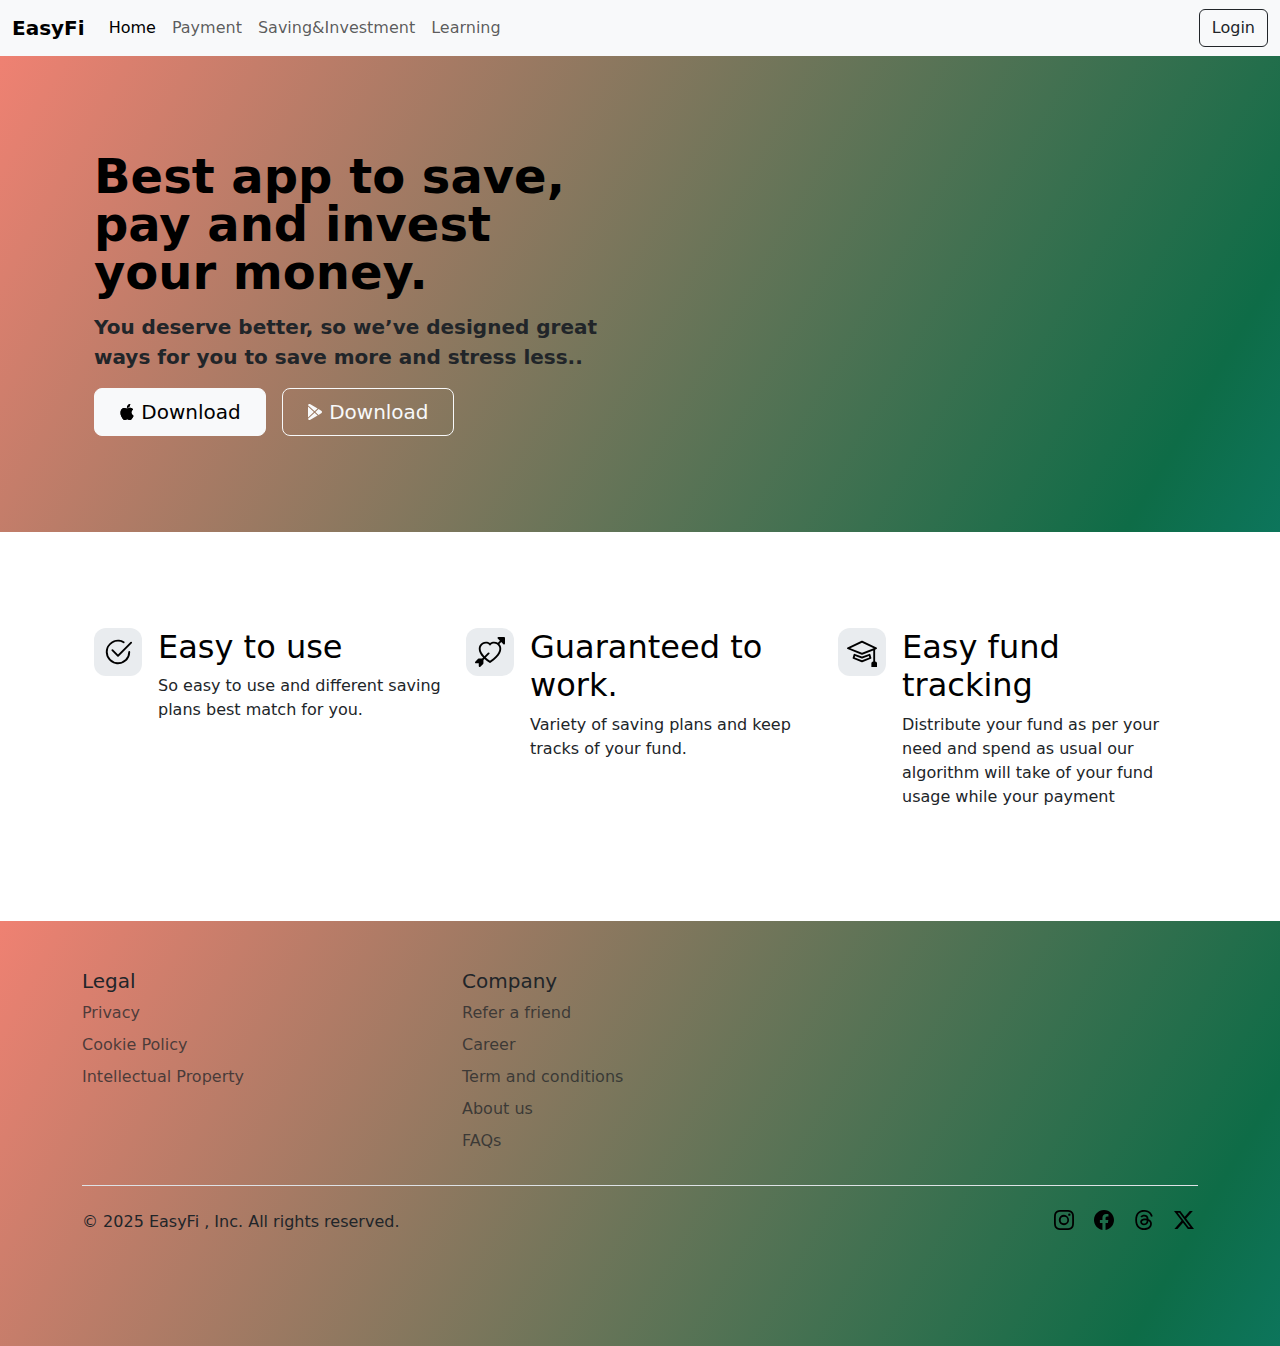
<file: home/index.html>
<!DOCTYPE html>
<html lang="en">

<head>
  <meta charset="UTF-8">
  <meta name="viewport" content="width=device-width, initial-scale=1.0">
  <title>EasyFi</title>
  <link href="https://cdn.jsdelivr.net/npm/bootstrap@5.3.3/dist/css/bootstrap.min.css" rel="stylesheet"
    integrity="sha384-QWTKZyjpPEjISv5WaRU9OFeRpok6YctnYmDr5pNlyT2bRjXh0JMhjY6hW+ALEwIH" crossorigin="anonymous">
  <link rel="stylesheet" href="./style.css" class="css">
</head>

<body>
  <!-- navbar-->
  <nav class="navbar navbar-expand-lg bg-body-tertiary sticky-top">
    <div class="container-fluid">
      <a class="navbar-brand" href="#" style="font-weight: bold;">EasyFi</a>
      <button class="navbar-toggler" type="button" data-bs-toggle="collapse" data-bs-target="#navbarSupportedContent"
        aria-controls="navbarSupportedContent" aria-expanded="false" aria-label="Toggle navigation">
        <span class="navbar-toggler-icon"></span>
      </button>
      <div class="collapse navbar-collapse" id="navbarSupportedContent">
        <ul class="navbar-nav me-auto mb-2 mb-lg-0">
          <li class="nav-item">
            <a class="nav-link active" aria-current="page" href="#">Home</a>
          </li>
          <li class="nav-item">
            <a class="nav-link" href="#">Payment</a>
          </li>
          <li class="nav-item">
            <a class="nav-link" href="#">Saving&Investment</a>
          </li>
          <li class="nav-item">
            <a class="nav-link" href="#">Learning</a>
          </li>

        </ul>
        <button type="button" class="btn btn-outline-dark d-flex">Login</button>
      </div>
    </div>
  </nav>


  <!-- Title -->
  <section id="title" class="gradient-background">
    <div class="container col-xxl-8 px-4 py-5">
      <div class="row flex-lg-row-reverse align-items-center g-5 py-5">
        <div class="col-10 col-sm-12 col-sm-8 col-lg-6">
        </div>
        <div class="col-lg-6">
          <h1 class="display-5 fw-bold text-body-emphasis lh-1 mb-3">Best app to save, pay and invest your money.</h1>
          <p class="lead" style="font-weight: bold;">You deserve better, so we’ve designed great ways for you to save
            more and stress less..</p>
          <div class="d-grid gap-2 d-md-flex justify-content-md-start">
            <button type="button" class="btn btn-light btn-lg px-4 me-md-2" fdprocessedid="7ur94"><svg
                xmlns="http://www.w3.org/2000/svg" width="16" height="16" fill="currentColor" class="bi bi-apple mb-1"
                viewBox="0 0 16 16">
                <path
                  d="M11.182.008C11.148-.03 9.923.023 8.857 1.18c-1.066 1.156-.902 2.482-.878 2.516.024.034 1.52.087 2.475-1.258.955-1.345.762-2.391.728-2.43Zm3.314 11.733c-.048-.096-2.325-1.234-2.113-3.422.212-2.189 1.675-2.789 1.698-2.854.023-.065-.597-.79-1.254-1.157a3.692 3.692 0 0 0-1.563-.434c-.108-.003-.483-.095-1.254.116-.508.139-1.653.589-1.968.607-.316.018-1.256-.522-2.267-.665-.647-.125-1.333.131-1.824.328-.49.196-1.422.754-2.074 2.237-.652 1.482-.311 3.83-.067 4.56.244.729.625 1.924 1.273 2.796.576.984 1.34 1.667 1.659 1.899.319.232 1.219.386 1.843.067.502-.308 1.408-.485 1.766-.472.357.013 1.061.154 1.782.539.571.197 1.111.115 1.652-.105.541-.221 1.324-1.059 2.238-2.758.347-.79.505-1.217.473-1.282Z" />
                <path
                  d="M11.182.008C11.148-.03 9.923.023 8.857 1.18c-1.066 1.156-.902 2.482-.878 2.516.024.034 1.52.087 2.475-1.258.955-1.345.762-2.391.728-2.43Zm3.314 11.733c-.048-.096-2.325-1.234-2.113-3.422.212-2.189 1.675-2.789 1.698-2.854.023-.065-.597-.79-1.254-1.157a3.692 3.692 0 0 0-1.563-.434c-.108-.003-.483-.095-1.254.116-.508.139-1.653.589-1.968.607-.316.018-1.256-.522-2.267-.665-.647-.125-1.333.131-1.824.328-.49.196-1.422.754-2.074 2.237-.652 1.482-.311 3.83-.067 4.56.244.729.625 1.924 1.273 2.796.576.984 1.34 1.667 1.659 1.899.319.232 1.219.386 1.843.067.502-.308 1.408-.485 1.766-.472.357.013 1.061.154 1.782.539.571.197 1.111.115 1.652-.105.541-.221 1.324-1.059 2.238-2.758.347-.79.505-1.217.473-1.282Z" />
              </svg> Download</button>
            <button type="button" class="btn btn-outline-light btn-lg px-4" fdprocessedid="eo4rqp"><svg
                xmlns="http://www.w3.org/2000/svg" width="16" height="16" fill="currentColor"
                class="bi bi-google-play mb-1" viewBox="0 0 16 16">
                <path
                  d="M14.222 9.374c1.037-.61 1.037-2.137 0-2.748L11.528 5.04 8.32 8l3.207 2.96 2.694-1.586Zm-3.595 2.116L7.583 8.68 1.03 14.73c.201 1.029 1.36 1.61 2.303 1.055l7.294-4.295ZM1 13.396V2.603L6.846 8 1 13.396ZM1.03 1.27l6.553 6.05 3.044-2.81L3.333.215C2.39-.341 1.231.24 1.03 1.27Z" />
              </svg> Download</button>
          </div>
        </div>
      </div>
    </div>

  </section>

  <!-- Features -->
  <section id="features">
    <div class="container px-4 py-5" id="hanging-icons">
      <div class="row g-4 py-5 row-cols-1 row-cols-lg-3">
        <div class="col d-flex align-items-start">
          <div
            class="icon-square text-body-emphasis bg-body-secondary d-inline-flex align-items-center justify-content-center fs-4 flex-shrink-0 me-3">
            <svg xmlns="http://www.w3.org/2000/svg" height="30" fill="currentColor" class="bi bi-check2-circle"
              viewBox="0 0 16 16">
              <path
                d="M2.5 8a5.5 5.5 0 0 1 8.25-4.764.5.5 0 0 0 .5-.866A6.5 6.5 0 1 0 14.5 8a.5.5 0 0 0-1 0 5.5 5.5 0 1 1-11 0z" />
              <path
                d="M15.354 3.354a.5.5 0 0 0-.708-.708L8 9.293 5.354 6.646a.5.5 0 1 0-.708.708l3 3a.5.5 0 0 0 .708 0l7-7z" />
            </svg>

          </div>
          <div>
            <h3 class="fs-2 text-body-emphasis">Easy to use</h3>
            <p>So easy to use and different saving plans best match for you.</p>
          </div>
        </div>
        <div class="col d-flex align-items-start">
          <div
            class="icon-square text-body-emphasis bg-body-secondary d-inline-flex align-items-center justify-content-center fs-4 flex-shrink-0 me-3">
            <svg xmlns="http://www.w3.org/2000/svg" height="30" fill="currentColor" class="bi bi-arrow-through-heart"
              viewBox="0 0 16 16">
              <path fill-rule="evenodd"
                d="M2.854 15.854A.5.5 0 0 1 2 15.5V14H.5a.5.5 0 0 1-.354-.854l1.5-1.5A.5.5 0 0 1 2 11.5h1.793l.53-.53c-.771-.802-1.328-1.58-1.704-2.32-.798-1.575-.775-2.996-.213-4.092C3.426 2.565 6.18 1.809 8 3.233c1.25-.98 2.944-.928 4.212-.152L13.292 2 12.147.854A.5.5 0 0 1 12.5 0h3a.5.5 0 0 1 .5.5v3a.5.5 0 0 1-.854.354L14 2.707l-1.006 1.006c.236.248.44.531.6.845.562 1.096.585 2.517-.213 4.092-.793 1.563-2.395 3.288-5.105 5.08L8 13.912l-.276-.182a21.86 21.86 0 0 1-2.685-2.062l-.539.54V14a.5.5 0 0 1-.146.354l-1.5 1.5Zm2.893-4.894A20.419 20.419 0 0 0 8 12.71c2.456-1.666 3.827-3.207 4.489-4.512.679-1.34.607-2.42.215-3.185-.817-1.595-3.087-2.054-4.346-.761L8 4.62l-.358-.368c-1.259-1.293-3.53-.834-4.346.761-.392.766-.464 1.845.215 3.185.323.636.815 1.33 1.519 2.065l1.866-1.867a.5.5 0 1 1 .708.708L5.747 10.96Z" />
            </svg>
          </div>
          <div>
            <h3 class="fs-2 text-body-emphasis">Guaranteed to work.</h3>
            <p>Variety of saving plans and keep tracks of your fund.</p>
          </div>
        </div>
        <div class="col d-flex align-items-start">
          <div
            class="icon-square text-body-emphasis bg-body-secondary d-inline-flex align-items-center justify-content-center fs-4 flex-shrink-0 me-3">
            <svg xmlns="http://www.w3.org/2000/svg" height="30" fill="currentColor" class="bi bi-mortarboard"
              viewBox="0 0 16 16">
              <path
                d="M8.211 2.047a.5.5 0 0 0-.422 0l-7.5 3.5a.5.5 0 0 0 .025.917l7.5 3a.5.5 0 0 0 .372 0L14 7.14V13a1 1 0 0 0-1 1v2h3v-2a1 1 0 0 0-1-1V6.739l.686-.275a.5.5 0 0 0 .025-.917l-7.5-3.5ZM8 8.46 1.758 5.965 8 3.052l6.242 2.913L8 8.46Z" />
              <path
                d="M4.176 9.032a.5.5 0 0 0-.656.327l-.5 1.7a.5.5 0 0 0 .294.605l4.5 1.8a.5.5 0 0 0 .372 0l4.5-1.8a.5.5 0 0 0 .294-.605l-.5-1.7a.5.5 0 0 0-.656-.327L8 10.466 4.176 9.032Zm-.068 1.873.22-.748 3.496 1.311a.5.5 0 0 0 .352 0l3.496-1.311.22.748L8 12.46l-3.892-1.556Z" />
            </svg>
          </div>
          <div>
            <h3 class="fs-2 text-body-emphasis">Easy fund tracking</h3>
            <p>Distribute your fund as per your need and spend as usual our algorithm will take of your fund usage while your payment</p>

          </div>
        </div>
      </div>
    </div>
  </section>
  
  <!-- Footer -->
  <section id="footer" class="gradient-background">

    <div class="container">
      <footer class="py-5">
          <div class="row">
              <div class="col-4">
                  <h5>Legal</h5>
                  <ul class="nav flex-column">
                      <li class="nav-item mb-2"><a href="#" class="nav-link p-0 text-body-secondary">Privacy</a>
                      </li>
                      <li class="nav-item mb-2"><a href="#" class="nav-link p-0 text-body-secondary">Cookie Policy</a></li>
                      <li class="nav-item mb-2"><a href="#" class="nav-link p-0 text-body-secondary">Intellectual Property</a></li>

                  </ul>
              </div>

              <div class="col-4 ">
                  <h5>Company</h5>
                  <ul class="nav flex-column">
                      <li class="nav-item mb-2"><a href="#" class="nav-link p-0 text-body-secondary">Refer a
                              friend</a></li>
                      <li class="nav-item mb-2"><a href="#" class="nav-link p-0 text-body-secondary">Career</a></li>
                     
                      <li class="nav-item mb-2"><a href="#" class="nav-link p-0 text-body-secondary">Term and
                              conditions</a></li>
                      <li class="nav-item mb-2"><a href="#" class="nav-link p-0 text-body-secondary">About us</a></li>
                      <li class="nav-item mb-2"><a href="#" class="nav-link p-0 text-body-secondary">FAQs</a></li>
                  </ul>
                </div>
          </div>

          <div class="d-flex flex-column flex-sm-row justify-content-between py-4 my-4 border-top">
              <p>© 2025 EasyFi , Inc. All rights reserved.</p>
              <ul class="list-unstyled d-flex">
                  <li class="ms-3"><a class="link-body-emphasis" href="#"><svg class="bi" width="24" height="24">
                              <svg xmlns="http://www.w3.org/2000/svg" width="20" height="20" fill="currentColor"
                                  class="bi bi-instagram" viewBox="0 0 16 16">
                                  <path
                                      d="M8 0C5.829 0 5.556.01 4.703.048 3.85.088 3.269.222 2.76.42a3.9 3.9 0 0 0-1.417.923A3.9 3.9 0 0 0 .42 2.76C.222 3.268.087 3.85.048 4.7.01 5.555 0 5.827 0 8.001c0 2.172.01 2.444.048 3.297.04.852.174 1.433.372 1.942.205.526.478.972.923 1.417.444.445.89.719 1.416.923.51.198 1.09.333 1.942.372C5.555 15.99 5.827 16 8 16s2.444-.01 3.298-.048c.851-.04 1.434-.174 1.943-.372a3.9 3.9 0 0 0 1.416-.923c.445-.445.718-.891.923-1.417.197-.509.332-1.09.372-1.942C15.99 10.445 16 10.173 16 8s-.01-2.445-.048-3.299c-.04-.851-.175-1.433-.372-1.941a3.9 3.9 0 0 0-.923-1.417A3.9 3.9 0 0 0 13.24.42c-.51-.198-1.092-.333-1.943-.372C10.443.01 10.172 0 7.998 0zm-.717 1.442h.718c2.136 0 2.389.007 3.232.046.78.035 1.204.166 1.486.275.373.145.64.319.92.599s.453.546.598.92c.11.281.24.705.275 1.485.039.843.047 1.096.047 3.231s-.008 2.389-.047 3.232c-.035.78-.166 1.203-.275 1.485a2.5 2.5 0 0 1-.599.919c-.28.28-.546.453-.92.598-.28.11-.704.24-1.485.276-.843.038-1.096.047-3.232.047s-2.39-.009-3.233-.047c-.78-.036-1.203-.166-1.485-.276a2.5 2.5 0 0 1-.92-.598 2.5 2.5 0 0 1-.6-.92c-.109-.281-.24-.705-.275-1.485-.038-.843-.046-1.096-.046-3.233s.008-2.388.046-3.231c.036-.78.166-1.204.276-1.486.145-.373.319-.64.599-.92s.546-.453.92-.598c.282-.11.705-.24 1.485-.276.738-.034 1.024-.044 2.515-.045zm4.988 1.328a.96.96 0 1 0 0 1.92.96.96 0 0 0 0-1.92m-4.27 1.122a4.109 4.109 0 1 0 0 8.217 4.109 4.109 0 0 0 0-8.217m0 1.441a2.667 2.667 0 1 1 0 5.334 2.667 2.667 0 0 1 0-5.334" />
                              </svg>
                          </svg></a></li>
                  <li class="ms-3"><a class="link-body-emphasis" href="#"><svg class="bi" width="24" height="24">
                              <svg xmlns="http://www.w3.org/2000/svg" width="20" height="20" fill="currentColor"
                                  class="bi bi-facebook" viewBox="0 0 16 16">
                                  <path
                                      d="M16 8.049c0-4.446-3.582-8.05-8-8.05C3.58 0-.002 3.603-.002 8.05c0 4.017 2.926 7.347 6.75 7.951v-5.625h-2.03V8.05H6.75V6.275c0-2.017 1.195-3.131 3.022-3.131.876 0 1.791.157 1.791.157v1.98h-1.009c-.993 0-1.303.621-1.303 1.258v1.51h2.218l-.354 2.326H9.25V16c3.824-.604 6.75-3.934 6.75-7.951" />
                              </svg>
                          </svg></a></li>
                  <li class="ms-3"><a class="link-body-emphasis" href="#"><svg class="bi" width="24" height="24">
                              <svg xmlns="http://www.w3.org/2000/svg" width="20" height="20" fill="currentColor"
                                  class="bi bi-threads" viewBox="0 0 16 16">
                                  <path
                                      d="M6.321 6.016c-.27-.18-1.166-.802-1.166-.802.756-1.081 1.753-1.502 3.132-1.502.975 0 1.803.327 2.394.948s.928 1.509 1.005 2.644q.492.207.905.484c1.109.745 1.719 1.86 1.719 3.137 0 2.716-2.226 5.075-6.256 5.075C4.594 16 1 13.987 1 7.994 1 2.034 4.482 0 8.044 0 9.69 0 13.55.243 15 5.036l-1.36.353C12.516 1.974 10.163 1.43 8.006 1.43c-3.565 0-5.582 2.171-5.582 6.79 0 4.143 2.254 6.343 5.63 6.343 2.777 0 4.847-1.443 4.847-3.556 0-1.438-1.208-2.127-1.27-2.127-.236 1.234-.868 3.31-3.644 3.31-1.618 0-3.013-1.118-3.013-2.582 0-2.09 1.984-2.847 3.55-2.847.586 0 1.294.04 1.663.114 0-.637-.54-1.728-1.9-1.728-1.25 0-1.566.405-1.967.868ZM8.716 8.19c-2.04 0-2.304.87-2.304 1.416 0 .878 1.043 1.168 1.6 1.168 1.02 0 2.067-.282 2.232-2.423a6.2 6.2 0 0 0-1.528-.161" />
                              </svg>
                          </svg></a></li>
                  <li class="ms-3"><a class="link-body-emphasis" href="#"><svg class="bi" width="24" height="24">
                              <svg xmlns="http://www.w3.org/2000/svg" width="20" height="20" fill="currentColor"
                                  class="bi bi-twitter-x" viewBox="0 0 16 16">
                                  <path
                                      d="M12.6.75h2.454l-5.36 6.142L16 15.25h-4.937l-3.867-5.07-4.425 5.07H.316l5.733-6.57L0 .75h5.063l3.495 4.633L12.601.75Zm-.86 13.028h1.36L4.323 2.145H2.865z" />
                              </svg>
                          </svg></a></li>
              </ul>
          </div>
      </footer>
  </div>

  </section>


  <script src="https://cdn.jsdelivr.net/npm/bootstrap@5.3.3/dist/js/bootstrap.bundle.min.js"
    integrity="sha384-YvpcrYf0tY3lHB60NNkmXc5s9fDVZLESaAA55NDzOxhy9GkcIdslK1eN7N6jIeHz"
    crossorigin="anonymous"></script>
</body>

</html>
</file>
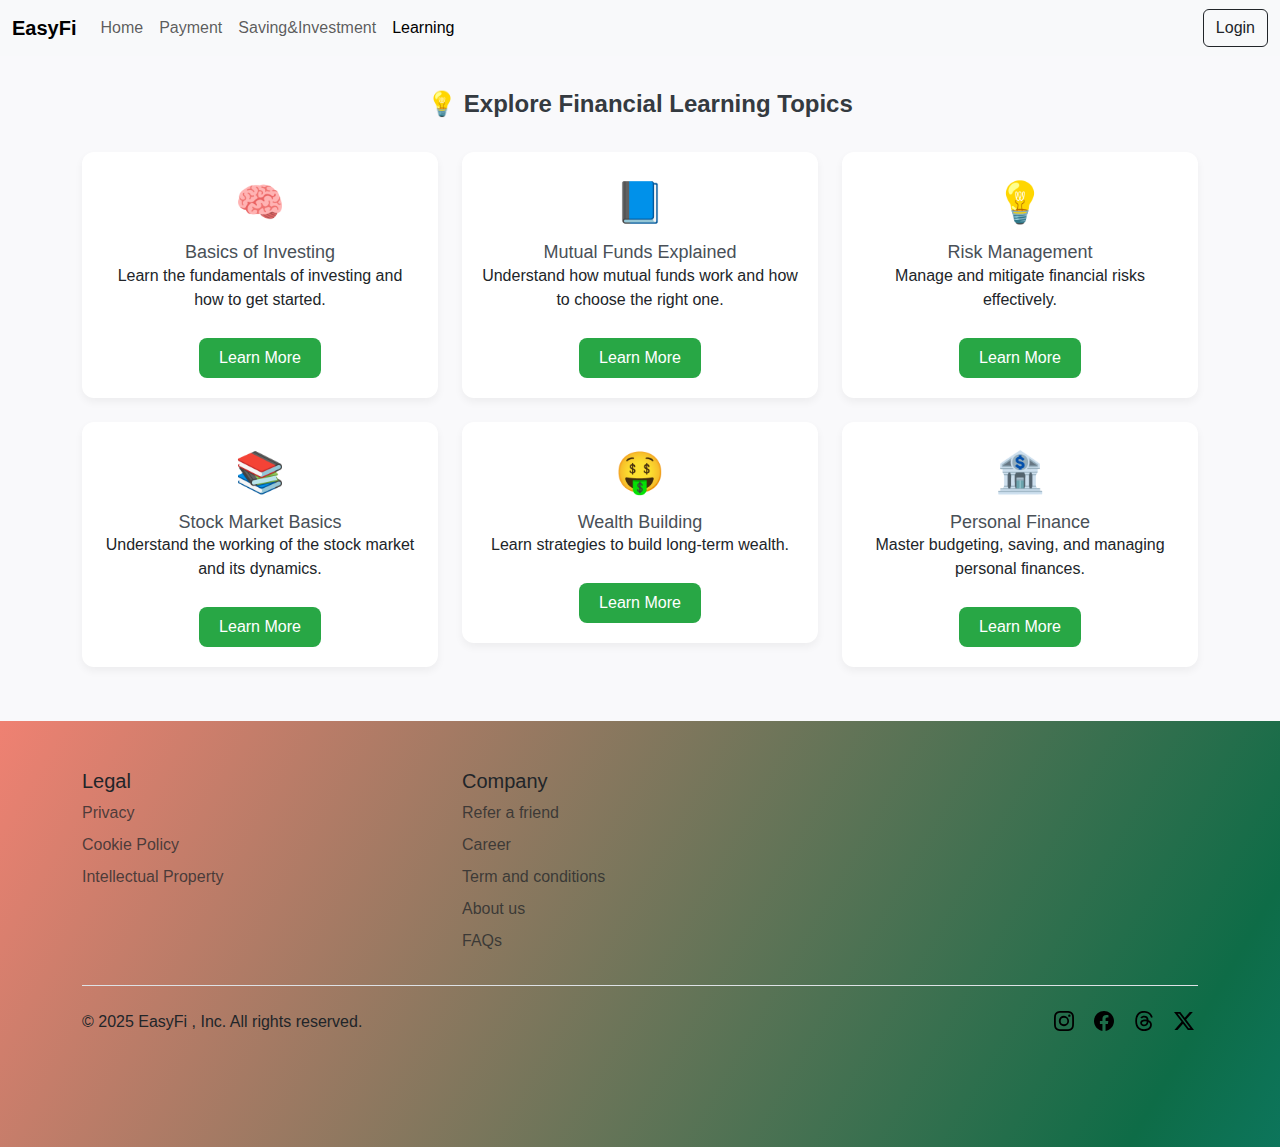
<file: learning/index.html>
<!DOCTYPE html>
<html lang="en">

<head>
  <meta charset="UTF-8">
  <meta name="viewport" content="width=device-width, initial-scale=1.0">
  <title>EasyFi</title>
  <link href="https://cdn.jsdelivr.net/npm/bootstrap@5.3.3/dist/css/bootstrap.min.css" rel="stylesheet"
    integrity="sha384-QWTKZyjpPEjISv5WaRU9OFeRpok6YctnYmDr5pNlyT2bRjXh0JMhjY6hW+ALEwIH" crossorigin="anonymous">
  <link rel="stylesheet" href="./style.css" class="css">
  <style>
    body {
        background-color: #f9f9fb;
        font-family: 'Arial', sans-serif;
    }
    .container {
        margin-top: 30px;
    }
    .section-title {
        font-weight: bold;
        font-size: 24px;
        color: #343a40;
        margin-bottom: 30px;
        text-align: center;
    }
    .card-custom {
        border: none;
        border-radius: 12px;
        background-color: #fff;
        padding: 20px;
        text-align: center;
        transition: all 0.3s ease-in-out;
        box-shadow: 0 4px 8px rgba(0, 0, 0, 0.05);
    }
    .card-custom:hover {
        transform: translateY(-5px);
        box-shadow: 0 8px 20px rgba(0, 0, 0, 0.1);
    }
    .icon-large {
        font-size: 40px;
        color: #28a745;
    }
    .card-title {
        font-size: 18px;
        margin-top: 10px;
        color: #495057;
    }
    .btn-learn {
        margin-top: 10px;
        color: #fff;
        background-color: #28a745;
        border: none;
        padding: 8px 20px;
        border-radius: 8px;
        transition: background-color 0.2s ease-in-out;
    }
    .btn-learn:hover {
        background-color: #218838;
    }
    .footer {
        margin-top: 50px;
        padding: 20px 0;
        background-color: #343a40;
        color: #f8f9fa;
        text-align: center;
    }
</style>
</head>

<body>
  <!-- navbar-->
  <nav class="navbar navbar-expand-lg bg-body-tertiary sticky-top">
    <div class="container-fluid">
      <a class="navbar-brand" href="#" style="font-weight: bold;">EasyFi</a>
      <button class="navbar-toggler" type="button" data-bs-toggle="collapse" data-bs-target="#navbarSupportedContent"
        aria-controls="navbarSupportedContent" aria-expanded="false" aria-label="Toggle navigation">
        <span class="navbar-toggler-icon"></span>
      </button>
      <div class="collapse navbar-collapse" id="navbarSupportedContent">
        <ul class="navbar-nav me-auto mb-2 mb-lg-0">
          <li class="nav-item">
            <a class="nav-link"  href="#">Home</a>
          </li>
          <li class="nav-item">
            <a class="nav-link" href="#">Payment</a>
          </li>
          <li class="nav-item">
            <a class="nav-link" href="#">Saving&Investment</a>
          </li>
          <li class="nav-item">
            <a class="nav-link active" href="#">Learning</a>
          </li>

        </ul>
        <button type="button" class="btn btn-outline-dark d-flex">Login</button>
      </div>
    </div>
  </nav>

  <div class="container">
    <!-- Section: Financial Learning -->
    <div class="section-title">💡 Explore Financial Learning Topics</div>
    <div class="row" id="learning-section">
        <div class="col-md-4 mb-4">
            <div class="card-custom">
                <div class="icon-large">🧠</div>
                <h5 class="card-title">Basics of Investing</h5>
                <p>Learn the fundamentals of investing and how to get started.</p>
                <button class="btn btn-learn">Learn More</button>
            </div>
        </div>
        <div class="col-md-4 mb-4">
            <div class="card-custom">
                <div class="icon-large">📘</div>
                <h5 class="card-title">Mutual Funds Explained</h5>
                <p>Understand how mutual funds work and how to choose the right one.</p>
                <button class="btn btn-learn">Learn More</button>
            </div>
        </div>
        <div class="col-md-4 mb-4">
            <div class="card-custom">
                <div class="icon-large">💡</div>
                <h5 class="card-title">Risk Management</h5>
                <p>Manage and mitigate financial risks effectively.</p>
                <button class="btn btn-learn">Learn More</button>
            </div>
        </div>
        <div class="col-md-4 mb-4">
            <div class="card-custom">
                <div class="icon-large">📚</div>
                <h5 class="card-title">Stock Market Basics</h5>
                <p>Understand the working of the stock market and its dynamics.</p>
                <button class="btn btn-learn">Learn More</button>
            </div>
        </div>
        <div class="col-md-4 mb-4">
            <div class="card-custom">
                <div class="icon-large">🤑</div>
                <h5 class="card-title">Wealth Building</h5>
                <p>Learn strategies to build long-term wealth.</p>
                <button class="btn btn-learn">Learn More</button>
            </div>
        </div>
        <div class="col-md-4 mb-4">
            <div class="card-custom">
                <div class="icon-large">🏦</div>
                <h5 class="card-title">Personal Finance</h5>
                <p>Master budgeting, saving, and managing personal finances.</p>
                <button class="btn btn-learn">Learn More</button>
            </div>
        </div>
    </div>
</div>

 
  <!-- Footer -->
  <section id="footer" class="gradient-background">

    <div class="container">
      <footer class="py-5">
          <div class="row">
              <div class="col-4">
                  <h5>Legal</h5>
                  <ul class="nav flex-column">
                      <li class="nav-item mb-2"><a href="#" class="nav-link p-0 text-body-secondary">Privacy</a>
                      </li>
                      <li class="nav-item mb-2"><a href="#" class="nav-link p-0 text-body-secondary">Cookie Policy</a></li>
                      <li class="nav-item mb-2"><a href="#" class="nav-link p-0 text-body-secondary">Intellectual Property</a></li>

                  </ul>
              </div>

              <div class="col-4 ">
                  <h5>Company</h5>
                  <ul class="nav flex-column">
                      <li class="nav-item mb-2"><a href="#" class="nav-link p-0 text-body-secondary">Refer a
                              friend</a></li>
                      <li class="nav-item mb-2"><a href="#" class="nav-link p-0 text-body-secondary">Career</a></li>
                     
                      <li class="nav-item mb-2"><a href="#" class="nav-link p-0 text-body-secondary">Term and
                              conditions</a></li>
                      <li class="nav-item mb-2"><a href="#" class="nav-link p-0 text-body-secondary">About us</a></li>
                      <li class="nav-item mb-2"><a href="#" class="nav-link p-0 text-body-secondary">FAQs</a></li>
                  </ul>
                </div>
          </div>

          <div class="d-flex flex-column flex-sm-row justify-content-between py-4 my-4 border-top">
              <p>© 2025 EasyFi , Inc. All rights reserved.</p>
              <ul class="list-unstyled d-flex">
                  <li class="ms-3"><a class="link-body-emphasis" href="#"><svg class="bi" width="24" height="24">
                              <svg xmlns="http://www.w3.org/2000/svg" width="20" height="20" fill="currentColor"
                                  class="bi bi-instagram" viewBox="0 0 16 16">
                                  <path
                                      d="M8 0C5.829 0 5.556.01 4.703.048 3.85.088 3.269.222 2.76.42a3.9 3.9 0 0 0-1.417.923A3.9 3.9 0 0 0 .42 2.76C.222 3.268.087 3.85.048 4.7.01 5.555 0 5.827 0 8.001c0 2.172.01 2.444.048 3.297.04.852.174 1.433.372 1.942.205.526.478.972.923 1.417.444.445.89.719 1.416.923.51.198 1.09.333 1.942.372C5.555 15.99 5.827 16 8 16s2.444-.01 3.298-.048c.851-.04 1.434-.174 1.943-.372a3.9 3.9 0 0 0 1.416-.923c.445-.445.718-.891.923-1.417.197-.509.332-1.09.372-1.942C15.99 10.445 16 10.173 16 8s-.01-2.445-.048-3.299c-.04-.851-.175-1.433-.372-1.941a3.9 3.9 0 0 0-.923-1.417A3.9 3.9 0 0 0 13.24.42c-.51-.198-1.092-.333-1.943-.372C10.443.01 10.172 0 7.998 0zm-.717 1.442h.718c2.136 0 2.389.007 3.232.046.78.035 1.204.166 1.486.275.373.145.64.319.92.599s.453.546.598.92c.11.281.24.705.275 1.485.039.843.047 1.096.047 3.231s-.008 2.389-.047 3.232c-.035.78-.166 1.203-.275 1.485a2.5 2.5 0 0 1-.599.919c-.28.28-.546.453-.92.598-.28.11-.704.24-1.485.276-.843.038-1.096.047-3.232.047s-2.39-.009-3.233-.047c-.78-.036-1.203-.166-1.485-.276a2.5 2.5 0 0 1-.92-.598 2.5 2.5 0 0 1-.6-.92c-.109-.281-.24-.705-.275-1.485-.038-.843-.046-1.096-.046-3.233s.008-2.388.046-3.231c.036-.78.166-1.204.276-1.486.145-.373.319-.64.599-.92s.546-.453.92-.598c.282-.11.705-.24 1.485-.276.738-.034 1.024-.044 2.515-.045zm4.988 1.328a.96.96 0 1 0 0 1.92.96.96 0 0 0 0-1.92m-4.27 1.122a4.109 4.109 0 1 0 0 8.217 4.109 4.109 0 0 0 0-8.217m0 1.441a2.667 2.667 0 1 1 0 5.334 2.667 2.667 0 0 1 0-5.334" />
                              </svg>
                          </svg></a></li>
                  <li class="ms-3"><a class="link-body-emphasis" href="#"><svg class="bi" width="24" height="24">
                              <svg xmlns="http://www.w3.org/2000/svg" width="20" height="20" fill="currentColor"
                                  class="bi bi-facebook" viewBox="0 0 16 16">
                                  <path
                                      d="M16 8.049c0-4.446-3.582-8.05-8-8.05C3.58 0-.002 3.603-.002 8.05c0 4.017 2.926 7.347 6.75 7.951v-5.625h-2.03V8.05H6.75V6.275c0-2.017 1.195-3.131 3.022-3.131.876 0 1.791.157 1.791.157v1.98h-1.009c-.993 0-1.303.621-1.303 1.258v1.51h2.218l-.354 2.326H9.25V16c3.824-.604 6.75-3.934 6.75-7.951" />
                              </svg>
                          </svg></a></li>
                  <li class="ms-3"><a class="link-body-emphasis" href="#"><svg class="bi" width="24" height="24">
                              <svg xmlns="http://www.w3.org/2000/svg" width="20" height="20" fill="currentColor"
                                  class="bi bi-threads" viewBox="0 0 16 16">
                                  <path
                                      d="M6.321 6.016c-.27-.18-1.166-.802-1.166-.802.756-1.081 1.753-1.502 3.132-1.502.975 0 1.803.327 2.394.948s.928 1.509 1.005 2.644q.492.207.905.484c1.109.745 1.719 1.86 1.719 3.137 0 2.716-2.226 5.075-6.256 5.075C4.594 16 1 13.987 1 7.994 1 2.034 4.482 0 8.044 0 9.69 0 13.55.243 15 5.036l-1.36.353C12.516 1.974 10.163 1.43 8.006 1.43c-3.565 0-5.582 2.171-5.582 6.79 0 4.143 2.254 6.343 5.63 6.343 2.777 0 4.847-1.443 4.847-3.556 0-1.438-1.208-2.127-1.27-2.127-.236 1.234-.868 3.31-3.644 3.31-1.618 0-3.013-1.118-3.013-2.582 0-2.09 1.984-2.847 3.55-2.847.586 0 1.294.04 1.663.114 0-.637-.54-1.728-1.9-1.728-1.25 0-1.566.405-1.967.868ZM8.716 8.19c-2.04 0-2.304.87-2.304 1.416 0 .878 1.043 1.168 1.6 1.168 1.02 0 2.067-.282 2.232-2.423a6.2 6.2 0 0 0-1.528-.161" />
                              </svg>
                          </svg></a></li>
                  <li class="ms-3"><a class="link-body-emphasis" href="#"><svg class="bi" width="24" height="24">
                              <svg xmlns="http://www.w3.org/2000/svg" width="20" height="20" fill="currentColor"
                                  class="bi bi-twitter-x" viewBox="0 0 16 16">
                                  <path
                                      d="M12.6.75h2.454l-5.36 6.142L16 15.25h-4.937l-3.867-5.07-4.425 5.07H.316l5.733-6.57L0 .75h5.063l3.495 4.633L12.601.75Zm-.86 13.028h1.36L4.323 2.145H2.865z" />
                              </svg>
                          </svg></a></li>
              </ul>
          </div>
      </footer>
  </div>

  </section>


  <script src="https://cdn.jsdelivr.net/npm/bootstrap@5.3.3/dist/js/bootstrap.bundle.min.js"
    integrity="sha384-YvpcrYf0tY3lHB60NNkmXc5s9fDVZLESaAA55NDzOxhy9GkcIdslK1eN7N6jIeHz"
    crossorigin="anonymous"></script>
</body>

</html>
</file>
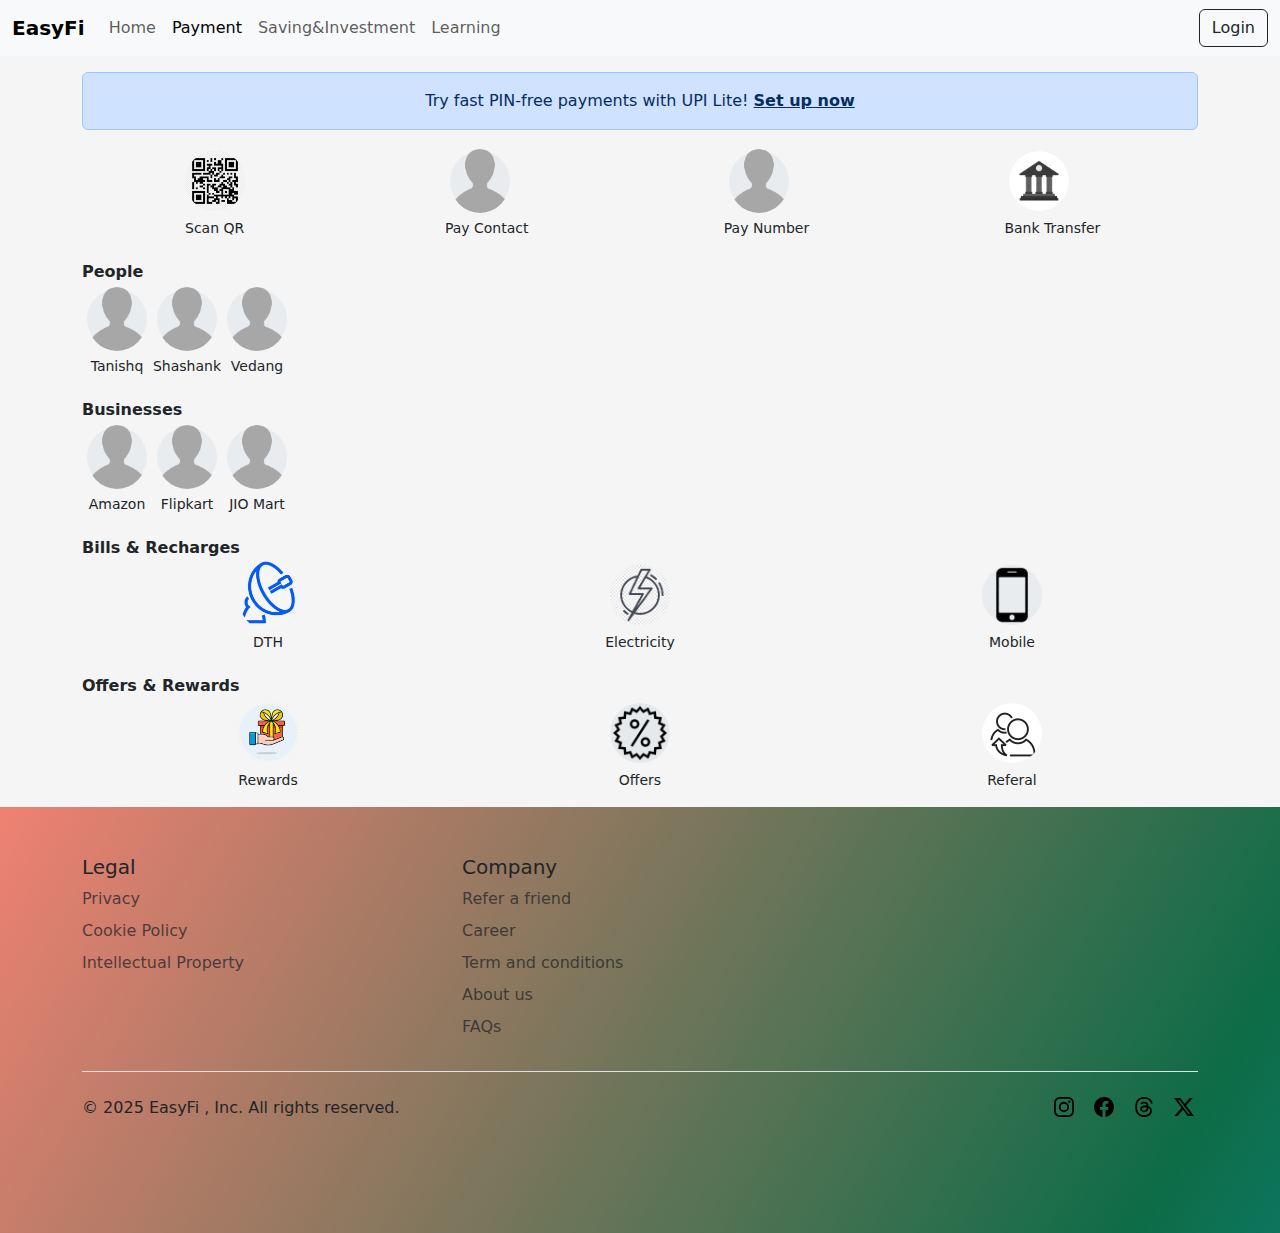
<file: payment/index.html>
<!DOCTYPE html>
<html lang="en">

<head>
  <meta charset="UTF-8">
  <meta name="viewport" content="width=device-width, initial-scale=1.0">
  <title>EasyFi</title>
  <link href="https://cdn.jsdelivr.net/npm/bootstrap@5.3.3/dist/css/bootstrap.min.css" rel="stylesheet"
    integrity="sha384-QWTKZyjpPEjISv5WaRU9OFeRpok6YctnYmDr5pNlyT2bRjXh0JMhjY6hW+ALEwIH" crossorigin="anonymous">
  <link rel="stylesheet" href="./style.css" class="css">
  <style>
    body {
        background-color: #f5f5f5;
    }
    .circle-icon {
        width: 60px;
        height: 60px;
        border-radius: 50%;
        background-color: #e9ecef;
        display: flex;
        justify-content: center;
        align-items: center;
        font-size: 14px;
        margin: 5px;
    }
    .section-title {
        font-weight: bold;
        margin-top: 20px;
    }
    .icon-container {
        display: flex;
        justify-content: space-around;
    }
    .contact-container, .business-container {
        display: flex;
        overflow-x: auto;
        white-space: nowrap;
    }
    .contact-container .circle-icon, .business-container .circle-icon {
        flex: 0 0 auto;
    }
    .bill-icon {
        background-color: #dbeafe;
    }
</style>
</head>

<body>
  <!-- navbar-->
  <nav class="navbar navbar-expand-lg bg-body-tertiary sticky-top">
    <div class="container-fluid">
      <a class="navbar-brand" href="#" style="font-weight: bold;">EasyFi</a>
      <button class="navbar-toggler" type="button" data-bs-toggle="collapse" data-bs-target="#navbarSupportedContent"
        aria-controls="navbarSupportedContent" aria-expanded="false" aria-label="Toggle navigation">
        <span class="navbar-toggler-icon"></span>
      </button>
      <div class="collapse navbar-collapse" id="navbarSupportedContent">
        <ul class="navbar-nav me-auto mb-2 mb-lg-0">
          <li class="nav-item">
            <a class="nav-link " href="#">Home</a>
          </li>
          <li class="nav-item">
            <a class="nav-link active" aria-current="page" href="#">Payment</a>
          </li>
          <li class="nav-item">
            <a class="nav-link" href="#">Saving&Investment</a>
          </li>
          <li class="nav-item">
            <a class="nav-link" href="#">Learning</a>
          </li>

        </ul>
        <button type="button" class="btn btn-outline-dark d-flex">Login</button>
      </div>
    </div>
  </nav>

  <!-- Payment-->
  <div class="container mt-3">
    <!-- UPI Lite Section -->
    <div class="alert alert-primary text-center" role="alert">
        Try fast PIN-free payments with UPI Lite! <a href="#" class="alert-link">Set up now</a>
    </div>

    <!-- Quick Action Section -->
    <div class="icon-container">
      <div class="text-center">
        <div class="circle-icon"><img src="image2.png" class="img-fluid rounded-circle" /></div>
        <small>Scan QR</small>
    </div>
        <div class="text-center">
          <div class="circle-icon"><img src="image.png" class="img-fluid rounded-circle" /></div>
          <small>Pay Contact</small>
      </div>
      <div class="text-center">
        <div class="circle-icon"><img src="image.png" class="img-fluid rounded-circle" /></div>
        <small>Pay Number</small>
    </div>
    <div class="text-center">
      <div class="circle-icon"><img src="image3.jpg" class="img-fluid rounded-circle" /></div>
      <small>Bank Transfer</small>
  </div>
    </div>

    <!-- People Section -->
    <div class="section-title">People</div>
    <div class="contact-container">
        <div class="text-center">
            <div class="circle-icon"><img src="image.png" class="img-fluid rounded-circle" /></div>
            <small>Tanishq</small>
        </div>
        <div class="text-center">
            <div class="circle-icon"><img src="image.png" class="img-fluid rounded-circle" /></div>
            <small>Shashank</small>
        </div>
        <div class="text-center">
            <div class="circle-icon"><img src="image.png" class="img-fluid rounded-circle" /></div>
            <small>Vedang</small>
        </div>
    </div>

    <!-- Businesses Section -->
    <div class="section-title">Businesses</div>
    <div class="business-container">
      <div class="text-center">
        <div class="circle-icon"><img src="image.png" class="img-fluid rounded-circle" /></div>
        <small>Amazon</small>
    </div>
    <div class="text-center">
        <div class="circle-icon"><img src="image.png" class="img-fluid rounded-circle" /></div>
        <small>Flipkart</small>
    </div>
    <div class="text-center">
        <div class="circle-icon"><img src="image.png" class="img-fluid rounded-circle" /></div>
        <small>JIO Mart</small>
    </div>
    </div>

    <!-- Bills & Recharges Section -->
    <div class="section-title">Bills & Recharges</div>
    <div class="icon-container">
      <div class="text-center">
        <div class="circle-icon"><img src="DTH.jpg" class="img-fluid rounded-circle" /></div>
        <small>DTH</small>
    </div>
    <div class="text-center">
      <div class="circle-icon"><img src="electricity.jpg" class="img-fluid rounded-circle" /></div>
      <small>Electricity</small>
  </div>
  <div class="text-center">
    <div class="circle-icon"><img src="mobile.png" class="img-fluid rounded-circle" /></div>
    <small>Mobile</small>
</div>
    </div>

    <!-- Offers & Rewards Section -->
    <div class="section-title">Offers & Rewards</div>
    <div class="icon-container">
      <div class="text-center">
        <div class="circle-icon"><img src="rewards.jpg" class="img-fluid rounded-circle" /></div>
        <small>Rewards</small>
    </div>
    <div class="text-center">
      <div class="circle-icon"><img src="offer.jpg" class="img-fluid rounded-circle" /></div>
      <small>Offers</small>
  </div>
  <div class="text-center">
    <div class="circle-icon"><img src="referal.jpg" class="img-fluid rounded-circle" /></div>
    <small>Referal</small>
</div>
       
    
    </div>
</div>
  
  <!-- Footer -->
  <section id="footer" class="gradient-background" style="margin-top: 15px">

    <div class="container">
      <footer class="py-5">
          <div class="row">
              <div class="col-4">
                  <h5>Legal</h5>
                  <ul class="nav flex-column">
                      <li class="nav-item mb-2"><a href="#" class="nav-link p-0 text-body-secondary">Privacy</a>
                      </li>
                      <li class="nav-item mb-2"><a href="#" class="nav-link p-0 text-body-secondary">Cookie Policy</a></li>
                      <li class="nav-item mb-2"><a href="#" class="nav-link p-0 text-body-secondary">Intellectual Property</a></li>

                  </ul>
              </div>

              <div class="col-4 ">
                  <h5>Company</h5>
                  <ul class="nav flex-column">
                      <li class="nav-item mb-2"><a href="#" class="nav-link p-0 text-body-secondary">Refer a
                              friend</a></li>
                      <li class="nav-item mb-2"><a href="#" class="nav-link p-0 text-body-secondary">Career</a></li>
                     
                      <li class="nav-item mb-2"><a href="#" class="nav-link p-0 text-body-secondary">Term and
                              conditions</a></li>
                      <li class="nav-item mb-2"><a href="#" class="nav-link p-0 text-body-secondary">About us</a></li>
                      <li class="nav-item mb-2"><a href="#" class="nav-link p-0 text-body-secondary">FAQs</a></li>
                  </ul>
                </div>
          </div>

          <div class="d-flex flex-column flex-sm-row justify-content-between py-4 my-4 border-top">
              <p>© 2025 EasyFi , Inc. All rights reserved.</p>
              <ul class="list-unstyled d-flex">
                  <li class="ms-3"><a class="link-body-emphasis" href="#"><svg class="bi" width="24" height="24">
                              <svg xmlns="http://www.w3.org/2000/svg" width="20" height="20" fill="currentColor"
                                  class="bi bi-instagram" viewBox="0 0 16 16">
                                  <path
                                      d="M8 0C5.829 0 5.556.01 4.703.048 3.85.088 3.269.222 2.76.42a3.9 3.9 0 0 0-1.417.923A3.9 3.9 0 0 0 .42 2.76C.222 3.268.087 3.85.048 4.7.01 5.555 0 5.827 0 8.001c0 2.172.01 2.444.048 3.297.04.852.174 1.433.372 1.942.205.526.478.972.923 1.417.444.445.89.719 1.416.923.51.198 1.09.333 1.942.372C5.555 15.99 5.827 16 8 16s2.444-.01 3.298-.048c.851-.04 1.434-.174 1.943-.372a3.9 3.9 0 0 0 1.416-.923c.445-.445.718-.891.923-1.417.197-.509.332-1.09.372-1.942C15.99 10.445 16 10.173 16 8s-.01-2.445-.048-3.299c-.04-.851-.175-1.433-.372-1.941a3.9 3.9 0 0 0-.923-1.417A3.9 3.9 0 0 0 13.24.42c-.51-.198-1.092-.333-1.943-.372C10.443.01 10.172 0 7.998 0zm-.717 1.442h.718c2.136 0 2.389.007 3.232.046.78.035 1.204.166 1.486.275.373.145.64.319.92.599s.453.546.598.92c.11.281.24.705.275 1.485.039.843.047 1.096.047 3.231s-.008 2.389-.047 3.232c-.035.78-.166 1.203-.275 1.485a2.5 2.5 0 0 1-.599.919c-.28.28-.546.453-.92.598-.28.11-.704.24-1.485.276-.843.038-1.096.047-3.232.047s-2.39-.009-3.233-.047c-.78-.036-1.203-.166-1.485-.276a2.5 2.5 0 0 1-.92-.598 2.5 2.5 0 0 1-.6-.92c-.109-.281-.24-.705-.275-1.485-.038-.843-.046-1.096-.046-3.233s.008-2.388.046-3.231c.036-.78.166-1.204.276-1.486.145-.373.319-.64.599-.92s.546-.453.92-.598c.282-.11.705-.24 1.485-.276.738-.034 1.024-.044 2.515-.045zm4.988 1.328a.96.96 0 1 0 0 1.92.96.96 0 0 0 0-1.92m-4.27 1.122a4.109 4.109 0 1 0 0 8.217 4.109 4.109 0 0 0 0-8.217m0 1.441a2.667 2.667 0 1 1 0 5.334 2.667 2.667 0 0 1 0-5.334" />
                              </svg>
                          </svg></a></li>
                  <li class="ms-3"><a class="link-body-emphasis" href="#"><svg class="bi" width="24" height="24">
                              <svg xmlns="http://www.w3.org/2000/svg" width="20" height="20" fill="currentColor"
                                  class="bi bi-facebook" viewBox="0 0 16 16">
                                  <path
                                      d="M16 8.049c0-4.446-3.582-8.05-8-8.05C3.58 0-.002 3.603-.002 8.05c0 4.017 2.926 7.347 6.75 7.951v-5.625h-2.03V8.05H6.75V6.275c0-2.017 1.195-3.131 3.022-3.131.876 0 1.791.157 1.791.157v1.98h-1.009c-.993 0-1.303.621-1.303 1.258v1.51h2.218l-.354 2.326H9.25V16c3.824-.604 6.75-3.934 6.75-7.951" />
                              </svg>
                          </svg></a></li>
                  <li class="ms-3"><a class="link-body-emphasis" href="#"><svg class="bi" width="24" height="24">
                              <svg xmlns="http://www.w3.org/2000/svg" width="20" height="20" fill="currentColor"
                                  class="bi bi-threads" viewBox="0 0 16 16">
                                  <path
                                      d="M6.321 6.016c-.27-.18-1.166-.802-1.166-.802.756-1.081 1.753-1.502 3.132-1.502.975 0 1.803.327 2.394.948s.928 1.509 1.005 2.644q.492.207.905.484c1.109.745 1.719 1.86 1.719 3.137 0 2.716-2.226 5.075-6.256 5.075C4.594 16 1 13.987 1 7.994 1 2.034 4.482 0 8.044 0 9.69 0 13.55.243 15 5.036l-1.36.353C12.516 1.974 10.163 1.43 8.006 1.43c-3.565 0-5.582 2.171-5.582 6.79 0 4.143 2.254 6.343 5.63 6.343 2.777 0 4.847-1.443 4.847-3.556 0-1.438-1.208-2.127-1.27-2.127-.236 1.234-.868 3.31-3.644 3.31-1.618 0-3.013-1.118-3.013-2.582 0-2.09 1.984-2.847 3.55-2.847.586 0 1.294.04 1.663.114 0-.637-.54-1.728-1.9-1.728-1.25 0-1.566.405-1.967.868ZM8.716 8.19c-2.04 0-2.304.87-2.304 1.416 0 .878 1.043 1.168 1.6 1.168 1.02 0 2.067-.282 2.232-2.423a6.2 6.2 0 0 0-1.528-.161" />
                              </svg>
                          </svg></a></li>
                  <li class="ms-3"><a class="link-body-emphasis" href="#"><svg class="bi" width="24" height="24">
                              <svg xmlns="http://www.w3.org/2000/svg" width="20" height="20" fill="currentColor"
                                  class="bi bi-twitter-x" viewBox="0 0 16 16">
                                  <path
                                      d="M12.6.75h2.454l-5.36 6.142L16 15.25h-4.937l-3.867-5.07-4.425 5.07H.316l5.733-6.57L0 .75h5.063l3.495 4.633L12.601.75Zm-.86 13.028h1.36L4.323 2.145H2.865z" />
                              </svg>
                          </svg></a></li>
              </ul>
          </div>
      </footer>
  </div>

  </section>


  <script src="https://cdn.jsdelivr.net/npm/bootstrap@5.3.3/dist/js/bootstrap.bundle.min.js"
    integrity="sha384-YvpcrYf0tY3lHB60NNkmXc5s9fDVZLESaAA55NDzOxhy9GkcIdslK1eN7N6jIeHz"
    crossorigin="anonymous"></script>
</body>

</html>
</file>
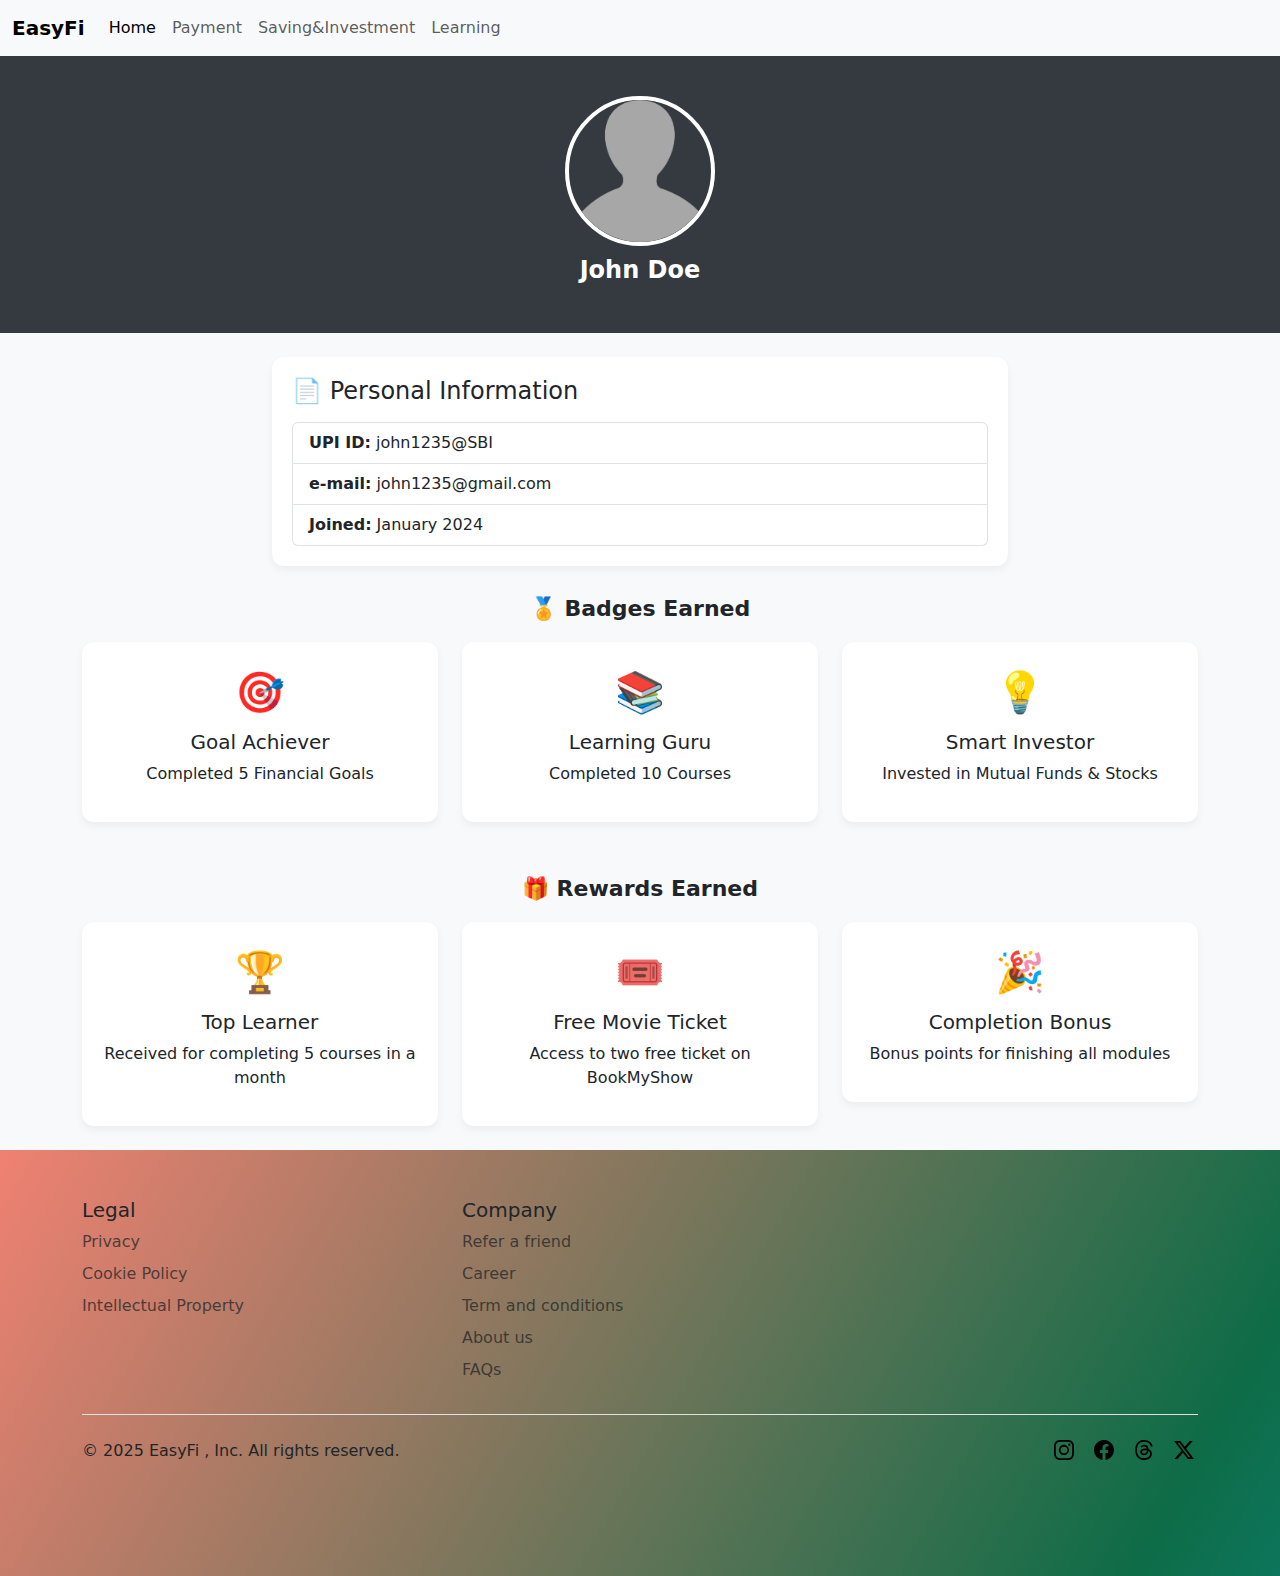
<file: profile/index.html>
<!DOCTYPE html>
<html lang="en">

<head>
  <meta charset="UTF-8">
  <meta name="viewport" content="width=device-width, initial-scale=1.0">
  <title>EasyFi</title>
  <link href="https://cdn.jsdelivr.net/npm/bootstrap@5.3.3/dist/css/bootstrap.min.css" rel="stylesheet"
    integrity="sha384-QWTKZyjpPEjISv5WaRU9OFeRpok6YctnYmDr5pNlyT2bRjXh0JMhjY6hW+ALEwIH" crossorigin="anonymous">
  <link rel="stylesheet" href="./style.css" class="css">
  <style>
    body {
        background-color: #f8f9fa;
    }
    .profile-header {
        background-color: #343a40;
        color: #fff;
        padding: 40px 0;
        text-align: center;
    }
    .profile-img {
        width: 150px;
        height: 150px;
        border-radius: 50%;
        border: 4px solid #fff;
        margin-bottom: 10px;
    }
    .profile-name {
        font-size: 24px;
        font-weight: bold;
    }
    .profile-details {
        background-color: #fff;
        padding: 20px;
        border-radius: 12px;
        box-shadow: 0 4px 8px rgba(0, 0, 0, 0.05);
    }
    .badge-section, .reward-section {
        margin-top: 30px;
    }
    .section-title {
        font-size: 22px;
        font-weight: bold;
        margin-bottom: 20px;
    }
    .badge-card, .reward-card {
        text-align: center;
        border: none;
        border-radius: 12px;
        padding: 20px;
        background-color: #fff;
        box-shadow: 0 4px 8px rgba(0, 0, 0, 0.05);
        transition: transform 0.3s ease-in-out;
    }
    .badge-card:hover, .reward-card:hover {
        transform: translateY(-5px);
    }
    .icon-large {
        font-size: 40px;
        color: #28a745;
    }
    .footer {
        margin-top: 50px;
        padding: 20px 0;
        background-color: #343a40;
        color: #f8f9fa;
        text-align: center;
    }
</style>
</head>

<body>
  <!-- navbar-->
  <nav class="navbar navbar-expand-lg bg-body-tertiary sticky-top">
    <div class="container-fluid">
      <a class="navbar-brand" href="#" style="font-weight: bold;">EasyFi</a>
      <button class="navbar-toggler" type="button" data-bs-toggle="collapse" data-bs-target="#navbarSupportedContent"
        aria-controls="navbarSupportedContent" aria-expanded="false" aria-label="Toggle navigation">
        <span class="navbar-toggler-icon"></span>
      </button>
      <div class="collapse navbar-collapse" id="navbarSupportedContent">
        <ul class="navbar-nav me-auto mb-2 mb-lg-0">
          <li class="nav-item">
            <a class="nav-link active" aria-current="page" href="https://w4n9lk.csb.app/">Home</a>
          </li>
          <li class="nav-item">
            <a class="nav-link" href="#">Payment</a>
          </li>
          <li class="nav-item">
            <a class="nav-link" href="#">Saving&Investment</a>
          </li>
          <li class="nav-item">
            <a class="nav-link" href="#">Learning</a>
          </li>

        </ul>
        
      </div>
    </div>
  </nav>

  <!--Profile code-->

   <!-- Profile Header -->
   <div class="profile-header">
    <img src="image.png" alt="Profile Image" class="profile-img" />
    <h1 class="profile-name">John Doe</h1>
</div>

<!-- Profile Details -->
<div class="container mt-4">
    <div class="row justify-content-center">
        <div class="col-md-8">
            <div class="profile-details">
                <h4 class="mb-3">📄 Personal Information</h4>
                <ul class="list-group">
                    <li class="list-group-item"><strong>UPI ID:</strong> john1235@SBI</li>
                    <li class="list-group-item"><strong>e-mail:</strong> john1235@gmail.com</li>
                    <li class="list-group-item"><strong>Joined:</strong> January 2024</li>
                </ul>
            </div>
        </div>
    </div>

    <!-- Badge Section -->
    <div class="badge-section">
        <h2 class="section-title text-center">🏅 Badges Earned</h2>
        <div class="row">
            <div class="col-md-4 mb-4">
                <div class="badge-card">
                    <div class="icon-large">🎯</div>
                    <h5 class="mt-2">Goal Achiever</h5>
                    <p>Completed 5 Financial Goals</p>
                </div>
            </div>
            <div class="col-md-4 mb-4">
                <div class="badge-card">
                    <div class="icon-large">📚</div>
                    <h5 class="mt-2">Learning Guru</h5>
                    <p>Completed 10 Courses</p>
                </div>
            </div>
            <div class="col-md-4 mb-4">
                <div class="badge-card">
                    <div class="icon-large">💡</div>
                    <h5 class="mt-2">Smart Investor</h5>
                    <p>Invested in Mutual Funds & Stocks</p>
                </div>
            </div>
        </div>
    </div>

    <!-- Reward Section -->
    <div class="reward-section">
        <h2 class="section-title text-center">🎁 Rewards Earned</h2>
        <div class="row">
            <div class="col-md-4 mb-4">
                <div class="reward-card">
                    <div class="icon-large">🏆</div>
                    <h5 class="mt-2">Top Learner</h5>
                    <p>Received for completing 5 courses in a month</p>
                </div>
            </div>
            <div class="col-md-4 mb-4">
                <div class="reward-card">
                    <div class="icon-large">🎟️</div>
                    <h5 class="mt-2">Free Movie Ticket</h5>
                    <p>Access to two free ticket on BookMyShow </p>
                </div>
            </div>
            <div class="col-md-4 mb-4">
                <div class="reward-card">
                    <div class="icon-large">🎉</div>
                    <h5 class="mt-2">Completion Bonus</h5>
                    <p>Bonus points for finishing all modules</p>
                </div>
            </div>
        </div>
    </div>
</div>



 
  <!-- Footer -->
  <section id="footer" class="gradient-background">

    <div class="container">
      <footer class="py-5">
          <div class="row">
              <div class="col-4">
                  <h5>Legal</h5>
                  <ul class="nav flex-column">
                      <li class="nav-item mb-2"><a href="#" class="nav-link p-0 text-body-secondary">Privacy</a>
                      </li>
                      <li class="nav-item mb-2"><a href="#" class="nav-link p-0 text-body-secondary">Cookie Policy</a></li>
                      <li class="nav-item mb-2"><a href="#" class="nav-link p-0 text-body-secondary">Intellectual Property</a></li>

                  </ul>
              </div>

              <div class="col-4 ">
                  <h5>Company</h5>
                  <ul class="nav flex-column">
                      <li class="nav-item mb-2"><a href="#" class="nav-link p-0 text-body-secondary">Refer a
                              friend</a></li>
                      <li class="nav-item mb-2"><a href="#" class="nav-link p-0 text-body-secondary">Career</a></li>
                     
                      <li class="nav-item mb-2"><a href="#" class="nav-link p-0 text-body-secondary">Term and
                              conditions</a></li>
                      <li class="nav-item mb-2"><a href="#" class="nav-link p-0 text-body-secondary">About us</a></li>
                      <li class="nav-item mb-2"><a href="#" class="nav-link p-0 text-body-secondary">FAQs</a></li>
                  </ul>
                </div>
          </div>

          <div class="d-flex flex-column flex-sm-row justify-content-between py-4 my-4 border-top">
              <p>© 2025 EasyFi , Inc. All rights reserved.</p>
              <ul class="list-unstyled d-flex">
                  <li class="ms-3"><a class="link-body-emphasis" href="#"><svg class="bi" width="24" height="24">
                              <svg xmlns="http://www.w3.org/2000/svg" width="20" height="20" fill="currentColor"
                                  class="bi bi-instagram" viewBox="0 0 16 16">
                                  <path
                                      d="M8 0C5.829 0 5.556.01 4.703.048 3.85.088 3.269.222 2.76.42a3.9 3.9 0 0 0-1.417.923A3.9 3.9 0 0 0 .42 2.76C.222 3.268.087 3.85.048 4.7.01 5.555 0 5.827 0 8.001c0 2.172.01 2.444.048 3.297.04.852.174 1.433.372 1.942.205.526.478.972.923 1.417.444.445.89.719 1.416.923.51.198 1.09.333 1.942.372C5.555 15.99 5.827 16 8 16s2.444-.01 3.298-.048c.851-.04 1.434-.174 1.943-.372a3.9 3.9 0 0 0 1.416-.923c.445-.445.718-.891.923-1.417.197-.509.332-1.09.372-1.942C15.99 10.445 16 10.173 16 8s-.01-2.445-.048-3.299c-.04-.851-.175-1.433-.372-1.941a3.9 3.9 0 0 0-.923-1.417A3.9 3.9 0 0 0 13.24.42c-.51-.198-1.092-.333-1.943-.372C10.443.01 10.172 0 7.998 0zm-.717 1.442h.718c2.136 0 2.389.007 3.232.046.78.035 1.204.166 1.486.275.373.145.64.319.92.599s.453.546.598.92c.11.281.24.705.275 1.485.039.843.047 1.096.047 3.231s-.008 2.389-.047 3.232c-.035.78-.166 1.203-.275 1.485a2.5 2.5 0 0 1-.599.919c-.28.28-.546.453-.92.598-.28.11-.704.24-1.485.276-.843.038-1.096.047-3.232.047s-2.39-.009-3.233-.047c-.78-.036-1.203-.166-1.485-.276a2.5 2.5 0 0 1-.92-.598 2.5 2.5 0 0 1-.6-.92c-.109-.281-.24-.705-.275-1.485-.038-.843-.046-1.096-.046-3.233s.008-2.388.046-3.231c.036-.78.166-1.204.276-1.486.145-.373.319-.64.599-.92s.546-.453.92-.598c.282-.11.705-.24 1.485-.276.738-.034 1.024-.044 2.515-.045zm4.988 1.328a.96.96 0 1 0 0 1.92.96.96 0 0 0 0-1.92m-4.27 1.122a4.109 4.109 0 1 0 0 8.217 4.109 4.109 0 0 0 0-8.217m0 1.441a2.667 2.667 0 1 1 0 5.334 2.667 2.667 0 0 1 0-5.334" />
                              </svg>
                          </svg></a></li>
                  <li class="ms-3"><a class="link-body-emphasis" href="#"><svg class="bi" width="24" height="24">
                              <svg xmlns="http://www.w3.org/2000/svg" width="20" height="20" fill="currentColor"
                                  class="bi bi-facebook" viewBox="0 0 16 16">
                                  <path
                                      d="M16 8.049c0-4.446-3.582-8.05-8-8.05C3.58 0-.002 3.603-.002 8.05c0 4.017 2.926 7.347 6.75 7.951v-5.625h-2.03V8.05H6.75V6.275c0-2.017 1.195-3.131 3.022-3.131.876 0 1.791.157 1.791.157v1.98h-1.009c-.993 0-1.303.621-1.303 1.258v1.51h2.218l-.354 2.326H9.25V16c3.824-.604 6.75-3.934 6.75-7.951" />
                              </svg>
                          </svg></a></li>
                  <li class="ms-3"><a class="link-body-emphasis" href="#"><svg class="bi" width="24" height="24">
                              <svg xmlns="http://www.w3.org/2000/svg" width="20" height="20" fill="currentColor"
                                  class="bi bi-threads" viewBox="0 0 16 16">
                                  <path
                                      d="M6.321 6.016c-.27-.18-1.166-.802-1.166-.802.756-1.081 1.753-1.502 3.132-1.502.975 0 1.803.327 2.394.948s.928 1.509 1.005 2.644q.492.207.905.484c1.109.745 1.719 1.86 1.719 3.137 0 2.716-2.226 5.075-6.256 5.075C4.594 16 1 13.987 1 7.994 1 2.034 4.482 0 8.044 0 9.69 0 13.55.243 15 5.036l-1.36.353C12.516 1.974 10.163 1.43 8.006 1.43c-3.565 0-5.582 2.171-5.582 6.79 0 4.143 2.254 6.343 5.63 6.343 2.777 0 4.847-1.443 4.847-3.556 0-1.438-1.208-2.127-1.27-2.127-.236 1.234-.868 3.31-3.644 3.31-1.618 0-3.013-1.118-3.013-2.582 0-2.09 1.984-2.847 3.55-2.847.586 0 1.294.04 1.663.114 0-.637-.54-1.728-1.9-1.728-1.25 0-1.566.405-1.967.868ZM8.716 8.19c-2.04 0-2.304.87-2.304 1.416 0 .878 1.043 1.168 1.6 1.168 1.02 0 2.067-.282 2.232-2.423a6.2 6.2 0 0 0-1.528-.161" />
                              </svg>
                          </svg></a></li>
                  <li class="ms-3"><a class="link-body-emphasis" href="#"><svg class="bi" width="24" height="24">
                              <svg xmlns="http://www.w3.org/2000/svg" width="20" height="20" fill="currentColor"
                                  class="bi bi-twitter-x" viewBox="0 0 16 16">
                                  <path
                                      d="M12.6.75h2.454l-5.36 6.142L16 15.25h-4.937l-3.867-5.07-4.425 5.07H.316l5.733-6.57L0 .75h5.063l3.495 4.633L12.601.75Zm-.86 13.028h1.36L4.323 2.145H2.865z" />
                              </svg>
                          </svg></a></li>
              </ul>
          </div>
      </footer>
  </div>

  </section>


  <script src="https://cdn.jsdelivr.net/npm/bootstrap@5.3.3/dist/js/bootstrap.bundle.min.js"
    integrity="sha384-YvpcrYf0tY3lHB60NNkmXc5s9fDVZLESaAA55NDzOxhy9GkcIdslK1eN7N6jIeHz"
    crossorigin="anonymous"></script>
</body>

</html>
</file>
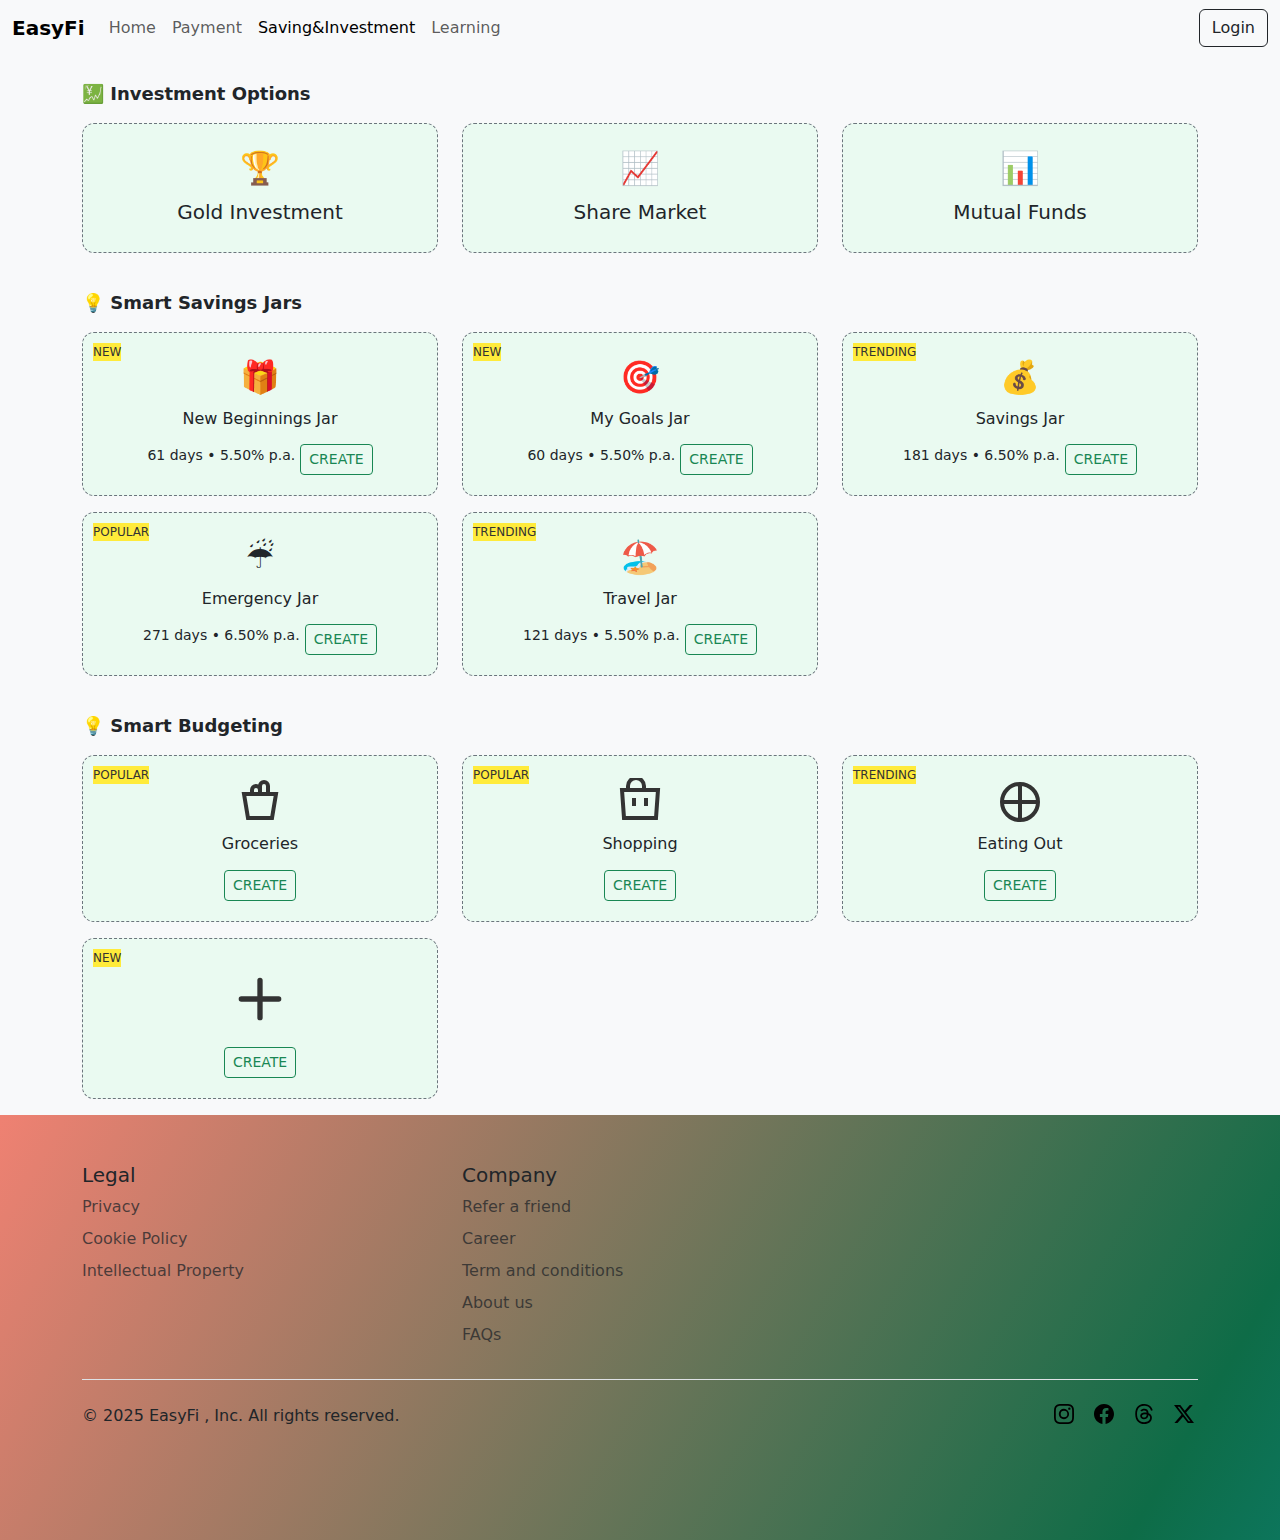
<file: savingNinvestment/index.html>
<!DOCTYPE html>
<html lang="en">

<head>
  <meta charset="UTF-8">
  <meta name="viewport" content="width=device-width, initial-scale=1.0">
  <title>EasyFi</title>
  <link href="https://cdn.jsdelivr.net/npm/bootstrap@5.3.3/dist/css/bootstrap.min.css" rel="stylesheet"
    integrity="sha384-QWTKZyjpPEjISv5WaRU9OFeRpok6YctnYmDr5pNlyT2bRjXh0JMhjY6hW+ALEwIH" crossorigin="anonymous">
  <link rel="stylesheet" href="./style.css" class="css">
  <style>
    body {
        background-color: #f8f9fa;
    }
    .card-custom {
        border: 1px dashed #6c757d;
        border-radius: 12px;
        background-color: #eafaf1;
        padding: 20px;
        text-align: center;
        transition: all 0.2s ease-in-out;
    }
    .card-custom:hover {
        box-shadow: 0 4px 8px rgba(0, 0, 0, 0.1);
    }
    .icon-large {
        font-size: 32px;
    }
    .badge-custom {
        position: absolute;
        top: 10px;
        left: 10px;
        font-size: 12px;
        background-color: #ffeb3b;
        color: #333;
    }
    .jar-icon {
        font-size: 32px;
    }
    .section-title {
        font-weight: bold;
        font-size: 18px;
        margin-top: 20px;
    }
</style>
</head>

<body>
  <!-- navbar-->
  <nav class="navbar navbar-expand-lg bg-body-tertiary sticky-top">
    <div class="container-fluid">
      <a class="navbar-brand" href="#" style="font-weight: bold;">EasyFi</a>
      <button class="navbar-toggler" type="button" data-bs-toggle="collapse" data-bs-target="#navbarSupportedContent"
        aria-controls="navbarSupportedContent" aria-expanded="false" aria-label="Toggle navigation">
        <span class="navbar-toggler-icon"></span>
      </button>
      <div class="collapse navbar-collapse" id="navbarSupportedContent">
        <ul class="navbar-nav me-auto mb-2 mb-lg-0">
          <li class="nav-item">
            <a class="nav-link " aria-current="page" href="#">Home</a>
          </li>
          <li class="nav-item">
            <a class="nav-link" href="#">Payment</a>
          </li>
          <li class="nav-item">
            <a class="nav-link active" aria-current="page" href="#">Saving&Investment</a>
          </li>
          <li class="nav-item">
            <a class="nav-link" href="#">Learning</a>
          </li>

        </ul>
        <button type="button" class="btn btn-outline-dark d-flex">Login</button>
      </div>
    </div>
  </nav>
 <!-- saving and investment -->

 <div class="container mt-4">
    <!-- Investment Section -->
    <div class="section-title">💹 Investment Options</div>
    <div class="row mt-3">
        <div class="col-md-4 mb-3">
            <div class="card-custom">
                <div class="icon-large">🏆</div>
                <h5 class="mt-2">Gold Investment</h5>
            </div>
        </div>
        <div class="col-md-4 mb-3">
            <div class="card-custom">
                <div class="icon-large">📈</div>
                <h5 class="mt-2">Share Market</h5>
            </div>
        </div>
        <div class="col-md-4 mb-3">
            <div class="card-custom">
                <div class="icon-large">📊</div>
                <h5 class="mt-2">Mutual Funds</h5>
            </div>
        </div>
    </div>

    <!-- Smart Savings Section -->
    <div class="section-title">💡 Smart Savings Jars</div>
    <div class="row mt-3">
        <div class="col-md-4 mb-3">
            <div class="card-custom position-relative">
                <div class="badge-custom">NEW</div>
                <div class="jar-icon">🎁</div>
                <h6 class="mt-2">New Beginnings Jar</h6>
                <small>61 days • 5.50% p.a.</small>
                <button class="btn btn-outline-success btn-sm mt-2">CREATE</button>
            </div>
        </div>
        <div class="col-md-4 mb-3">
            <div class="card-custom position-relative">
                <div class="badge-custom">NEW</div>
                <div class="jar-icon">🎯</div>
                <h6 class="mt-2">My Goals Jar</h6>
                <small>60 days • 5.50% p.a.</small>
                <button class="btn btn-outline-success btn-sm mt-2">CREATE</button>
            </div>
        </div>
        <div class="col-md-4 mb-3">
            <div class="card-custom position-relative">
                <div class="badge-custom">TRENDING</div>
                <div class="jar-icon">💰</div>
                <h6 class="mt-2">Savings Jar</h6>
                <small>181 days • 6.50% p.a.</small>
                <button class="btn btn-outline-success btn-sm mt-2">CREATE</button>
            </div>
        </div>
        <div class="col-md-4 mb-3">
            <div class="card-custom position-relative">
                <div class="badge-custom">POPULAR</div>
                <div class="jar-icon">☔</div>
                <h6 class="mt-2">Emergency Jar</h6>
                <small>271 days • 6.50% p.a.</small>
                <button class="btn btn-outline-success btn-sm mt-2">CREATE</button>
            </div>
        </div>
        <div class="col-md-4 mb-3">
            <div class="card-custom position-relative">
                <div class="badge-custom">TRENDING</div>
                <div class="jar-icon">🏖️</div>
                <h6 class="mt-2">Travel Jar</h6>
                <small>121 days • 5.50% p.a.</small>
                <button class="btn btn-outline-success btn-sm mt-2">CREATE</button>
            </div>
        </div>
    </div>

    <!--Budgeting-->
    <div class="section-title">💡 Smart Budgeting </div>
    <div class="row mt-3">
        <div class="col-md-4 mb-3">
            <div class="card-custom position-relative">
                <div class="badge-custom">POPULAR</div>
                <div class="jar-icon">
                    <div>
                        <svg width="48" height="48" viewBox="0 0 24 24" fill="none" xmlns="http://www.w3.org/2000/svg">
                          <path d="M4 8h16l-2 12H6L4 8z" stroke="#333" stroke-width="2"/>
                          <path d="M8 8V6a2 2 0 114 0v2" stroke="#333" stroke-width="2"/>
                          <path d="M12 8V4a2 2 0 114 0v4" stroke="#333" stroke-width="2"/>
                        </svg>
                      </div>
                      
                </div>
                <h6 class="mt-2">Groceries</h6>
                <button class="btn btn-outline-success btn-sm mt-2">CREATE</button>
            </div>
        </div>
        <div class="col-md-4 mb-3">
            <div class="card-custom position-relative">
                <div class="badge-custom">POPULAR</div>
                <div class="jar-icon">
                    <div>
                        <svg width="48" height="48" viewBox="0 0 24 24" fill="none" xmlns="http://www.w3.org/2000/svg">
                          <path d="M6 6V4a4 4 0 018 0v2" stroke="#333" stroke-width="2"/>
                          <path d="M3 6h18l-1 14H4L3 6z" stroke="#333" stroke-width="2"/>
                          <path d="M9 10v4" stroke="#333" stroke-width="2"/>
                          <path d="M15 10v4" stroke="#333" stroke-width="2"/>
                        </svg>
                      </div>
                </div>
                <h6 class="mt-2">Shopping</h6>
                <button class="btn btn-outline-success btn-sm mt-2">CREATE</button>
            </div>
        </div>
        <div class="col-md-4 mb-3">
            <div class="card-custom position-relative">
                <div class="badge-custom">TRENDING</div>
                <div class="jar-icon">
                    <div>
                        <svg width="48" height="48" viewBox="0 0 24 24" fill="none" xmlns="http://www.w3.org/2000/svg">
                          <path d="M4 12h16M12 4v16" stroke="#333" stroke-width="2"/>
                          <circle cx="12" cy="12" r="9" stroke="#333" stroke-width="2"/>
                          <path d="M6 12h12" stroke="#333" stroke-width="2"/>
                        </svg>
                      </div>
                      
                </div>
                <h6 class="mt-2">Eating Out</h6>
                <button class="btn btn-outline-success btn-sm mt-2">CREATE</button>
            </div>
        </div>
        <div class="col-md-4 mb-3">
            <div class="card-custom position-relative">
                <div class="badge-custom">NEW</div>
                <h6 class="mt-2">
                    <div>
                        <svg width="64" height="64" viewBox="0 0 24 24" fill="none" xmlns="http://www.w3.org/2000/svg">
                          <path d="M12 5v14M5 12h14" stroke="#333" stroke-width="2" stroke-linecap="round" stroke-linejoin="round"/>
                        </svg>
                      </div>
                      
                </h6>
                <button class="btn btn-outline-success btn-sm mt-2">CREATE</button>
            </div>
        </div>
        
    </div>


</div>

 
  <!-- Footer -->
  <section id="footer" class="gradient-background">

    <div class="container">
      <footer class="py-5">
          <div class="row">
              <div class="col-4">
                  <h5>Legal</h5>
                  <ul class="nav flex-column">
                      <li class="nav-item mb-2"><a href="#" class="nav-link p-0 text-body-secondary">Privacy</a>
                      </li>
                      <li class="nav-item mb-2"><a href="#" class="nav-link p-0 text-body-secondary">Cookie Policy</a></li>
                      <li class="nav-item mb-2"><a href="#" class="nav-link p-0 text-body-secondary">Intellectual Property</a></li>

                  </ul>
              </div>

              <div class="col-4 ">
                  <h5>Company</h5>
                  <ul class="nav flex-column">
                      <li class="nav-item mb-2"><a href="#" class="nav-link p-0 text-body-secondary">Refer a
                              friend</a></li>
                      <li class="nav-item mb-2"><a href="#" class="nav-link p-0 text-body-secondary">Career</a></li>
                     
                      <li class="nav-item mb-2"><a href="#" class="nav-link p-0 text-body-secondary">Term and
                              conditions</a></li>
                      <li class="nav-item mb-2"><a href="#" class="nav-link p-0 text-body-secondary">About us</a></li>
                      <li class="nav-item mb-2"><a href="#" class="nav-link p-0 text-body-secondary">FAQs</a></li>
                  </ul>
                </div>
          </div>

          <div class="d-flex flex-column flex-sm-row justify-content-between py-4 my-4 border-top">
              <p>© 2025 EasyFi , Inc. All rights reserved.</p>
              <ul class="list-unstyled d-flex">
                  <li class="ms-3"><a class="link-body-emphasis" href="#"><svg class="bi" width="24" height="24">
                              <svg xmlns="http://www.w3.org/2000/svg" width="20" height="20" fill="currentColor"
                                  class="bi bi-instagram" viewBox="0 0 16 16">
                                  <path
                                      d="M8 0C5.829 0 5.556.01 4.703.048 3.85.088 3.269.222 2.76.42a3.9 3.9 0 0 0-1.417.923A3.9 3.9 0 0 0 .42 2.76C.222 3.268.087 3.85.048 4.7.01 5.555 0 5.827 0 8.001c0 2.172.01 2.444.048 3.297.04.852.174 1.433.372 1.942.205.526.478.972.923 1.417.444.445.89.719 1.416.923.51.198 1.09.333 1.942.372C5.555 15.99 5.827 16 8 16s2.444-.01 3.298-.048c.851-.04 1.434-.174 1.943-.372a3.9 3.9 0 0 0 1.416-.923c.445-.445.718-.891.923-1.417.197-.509.332-1.09.372-1.942C15.99 10.445 16 10.173 16 8s-.01-2.445-.048-3.299c-.04-.851-.175-1.433-.372-1.941a3.9 3.9 0 0 0-.923-1.417A3.9 3.9 0 0 0 13.24.42c-.51-.198-1.092-.333-1.943-.372C10.443.01 10.172 0 7.998 0zm-.717 1.442h.718c2.136 0 2.389.007 3.232.046.78.035 1.204.166 1.486.275.373.145.64.319.92.599s.453.546.598.92c.11.281.24.705.275 1.485.039.843.047 1.096.047 3.231s-.008 2.389-.047 3.232c-.035.78-.166 1.203-.275 1.485a2.5 2.5 0 0 1-.599.919c-.28.28-.546.453-.92.598-.28.11-.704.24-1.485.276-.843.038-1.096.047-3.232.047s-2.39-.009-3.233-.047c-.78-.036-1.203-.166-1.485-.276a2.5 2.5 0 0 1-.92-.598 2.5 2.5 0 0 1-.6-.92c-.109-.281-.24-.705-.275-1.485-.038-.843-.046-1.096-.046-3.233s.008-2.388.046-3.231c.036-.78.166-1.204.276-1.486.145-.373.319-.64.599-.92s.546-.453.92-.598c.282-.11.705-.24 1.485-.276.738-.034 1.024-.044 2.515-.045zm4.988 1.328a.96.96 0 1 0 0 1.92.96.96 0 0 0 0-1.92m-4.27 1.122a4.109 4.109 0 1 0 0 8.217 4.109 4.109 0 0 0 0-8.217m0 1.441a2.667 2.667 0 1 1 0 5.334 2.667 2.667 0 0 1 0-5.334" />
                              </svg>
                          </svg></a></li>
                  <li class="ms-3"><a class="link-body-emphasis" href="#"><svg class="bi" width="24" height="24">
                              <svg xmlns="http://www.w3.org/2000/svg" width="20" height="20" fill="currentColor"
                                  class="bi bi-facebook" viewBox="0 0 16 16">
                                  <path
                                      d="M16 8.049c0-4.446-3.582-8.05-8-8.05C3.58 0-.002 3.603-.002 8.05c0 4.017 2.926 7.347 6.75 7.951v-5.625h-2.03V8.05H6.75V6.275c0-2.017 1.195-3.131 3.022-3.131.876 0 1.791.157 1.791.157v1.98h-1.009c-.993 0-1.303.621-1.303 1.258v1.51h2.218l-.354 2.326H9.25V16c3.824-.604 6.75-3.934 6.75-7.951" />
                              </svg>
                          </svg></a></li>
                  <li class="ms-3"><a class="link-body-emphasis" href="#"><svg class="bi" width="24" height="24">
                              <svg xmlns="http://www.w3.org/2000/svg" width="20" height="20" fill="currentColor"
                                  class="bi bi-threads" viewBox="0 0 16 16">
                                  <path
                                      d="M6.321 6.016c-.27-.18-1.166-.802-1.166-.802.756-1.081 1.753-1.502 3.132-1.502.975 0 1.803.327 2.394.948s.928 1.509 1.005 2.644q.492.207.905.484c1.109.745 1.719 1.86 1.719 3.137 0 2.716-2.226 5.075-6.256 5.075C4.594 16 1 13.987 1 7.994 1 2.034 4.482 0 8.044 0 9.69 0 13.55.243 15 5.036l-1.36.353C12.516 1.974 10.163 1.43 8.006 1.43c-3.565 0-5.582 2.171-5.582 6.79 0 4.143 2.254 6.343 5.63 6.343 2.777 0 4.847-1.443 4.847-3.556 0-1.438-1.208-2.127-1.27-2.127-.236 1.234-.868 3.31-3.644 3.31-1.618 0-3.013-1.118-3.013-2.582 0-2.09 1.984-2.847 3.55-2.847.586 0 1.294.04 1.663.114 0-.637-.54-1.728-1.9-1.728-1.25 0-1.566.405-1.967.868ZM8.716 8.19c-2.04 0-2.304.87-2.304 1.416 0 .878 1.043 1.168 1.6 1.168 1.02 0 2.067-.282 2.232-2.423a6.2 6.2 0 0 0-1.528-.161" />
                              </svg>
                          </svg></a></li>
                  <li class="ms-3"><a class="link-body-emphasis" href="#"><svg class="bi" width="24" height="24">
                              <svg xmlns="http://www.w3.org/2000/svg" width="20" height="20" fill="currentColor"
                                  class="bi bi-twitter-x" viewBox="0 0 16 16">
                                  <path
                                      d="M12.6.75h2.454l-5.36 6.142L16 15.25h-4.937l-3.867-5.07-4.425 5.07H.316l5.733-6.57L0 .75h5.063l3.495 4.633L12.601.75Zm-.86 13.028h1.36L4.323 2.145H2.865z" />
                              </svg>
                          </svg></a></li>
              </ul>
          </div>
      </footer>
  </div>

  </section>


  <script src="https://cdn.jsdelivr.net/npm/bootstrap@5.3.3/dist/js/bootstrap.bundle.min.js"
    integrity="sha384-YvpcrYf0tY3lHB60NNkmXc5s9fDVZLESaAA55NDzOxhy9GkcIdslK1eN7N6jIeHz"
    crossorigin="anonymous"></script>
</body>

</html>
</file>
<file: home/style.css>
.gradient-background {
  background: linear-gradient(300deg, #00bfff, #0e6c47, #ef8172);
  background-size: 180% 180%;
  animation: gradient-animation 18s ease infinite;
}

@keyframes gradient-animation {
  0% {
    background-position: 0% 50%;
  }
  50% {
    background-position: 100% 50%;
  }
  100% {
    background-position: 0% 50%;
  }
}

.icon-square {
  width: 3rem;
  height: 3rem;
  border-radius: 0.75rem;
}

.profile-img {
  height: 100px;
  border-radius: 50%;
}
.edit{
  border-radius: 10px;
}
</file>
<file: learning/style.css>
.gradient-background {
  background: linear-gradient(300deg, #00bfff, #0e6c47, #ef8172);
  background-size: 180% 180%;
  animation: gradient-animation 18s ease infinite;
}

@keyframes gradient-animation {
  0% {
    background-position: 0% 50%;
  }
  50% {
    background-position: 100% 50%;
  }
  100% {
    background-position: 0% 50%;
  }
}

.icon-square {
  width: 3rem;
  height: 3rem;
  border-radius: 0.75rem;
}

.profile-img {
  height: 100px;
  border-radius: 50%;
}
.edit{
  border-radius: 10px;
}
</file>
<file: payment/style.css>
.gradient-background {
  background: linear-gradient(300deg, #00bfff, #0e6c47, #ef8172);
  background-size: 180% 180%;
  animation: gradient-animation 18s ease infinite;
}

@keyframes gradient-animation {
  0% {
    background-position: 0% 50%;
  }
  50% {
    background-position: 100% 50%;
  }
  100% {
    background-position: 0% 50%;
  }
}

.icon-square {
  width: 3rem;
  height: 3rem;
  border-radius: 0.75rem;
}

.profile-img {
  height: 100px;
  border-radius: 50%;
}
.edit{
  border-radius: 10px;
}
</file>
<file: profile/style.css>
.gradient-background {
  background: linear-gradient(300deg, #00bfff, #0e6c47, #ef8172);
  background-size: 180% 180%;
  animation: gradient-animation 18s ease infinite;
}

@keyframes gradient-animation {
  0% {
    background-position: 0% 50%;
  }
  50% {
    background-position: 100% 50%;
  }
  100% {
    background-position: 0% 50%;
  }
}

.icon-square {
  width: 3rem;
  height: 3rem;
  border-radius: 0.75rem;
}

.profile-img {
  height: 100px;
  border-radius: 50%;
}
.edit{
  border-radius: 10px;
}
</file>
<file: savingNinvestment/style.css>
.gradient-background {
  background: linear-gradient(300deg, #00bfff, #0e6c47, #ef8172);
  background-size: 180% 180%;
  animation: gradient-animation 18s ease infinite;
}

@keyframes gradient-animation {
  0% {
    background-position: 0% 50%;
  }
  50% {
    background-position: 100% 50%;
  }
  100% {
    background-position: 0% 50%;
  }
}

.icon-square {
  width: 3rem;
  height: 3rem;
  border-radius: 0.75rem;
}

.profile-img {
  height: 100px;
  border-radius: 50%;
}
.edit{
  border-radius: 10px;
}
</file>
